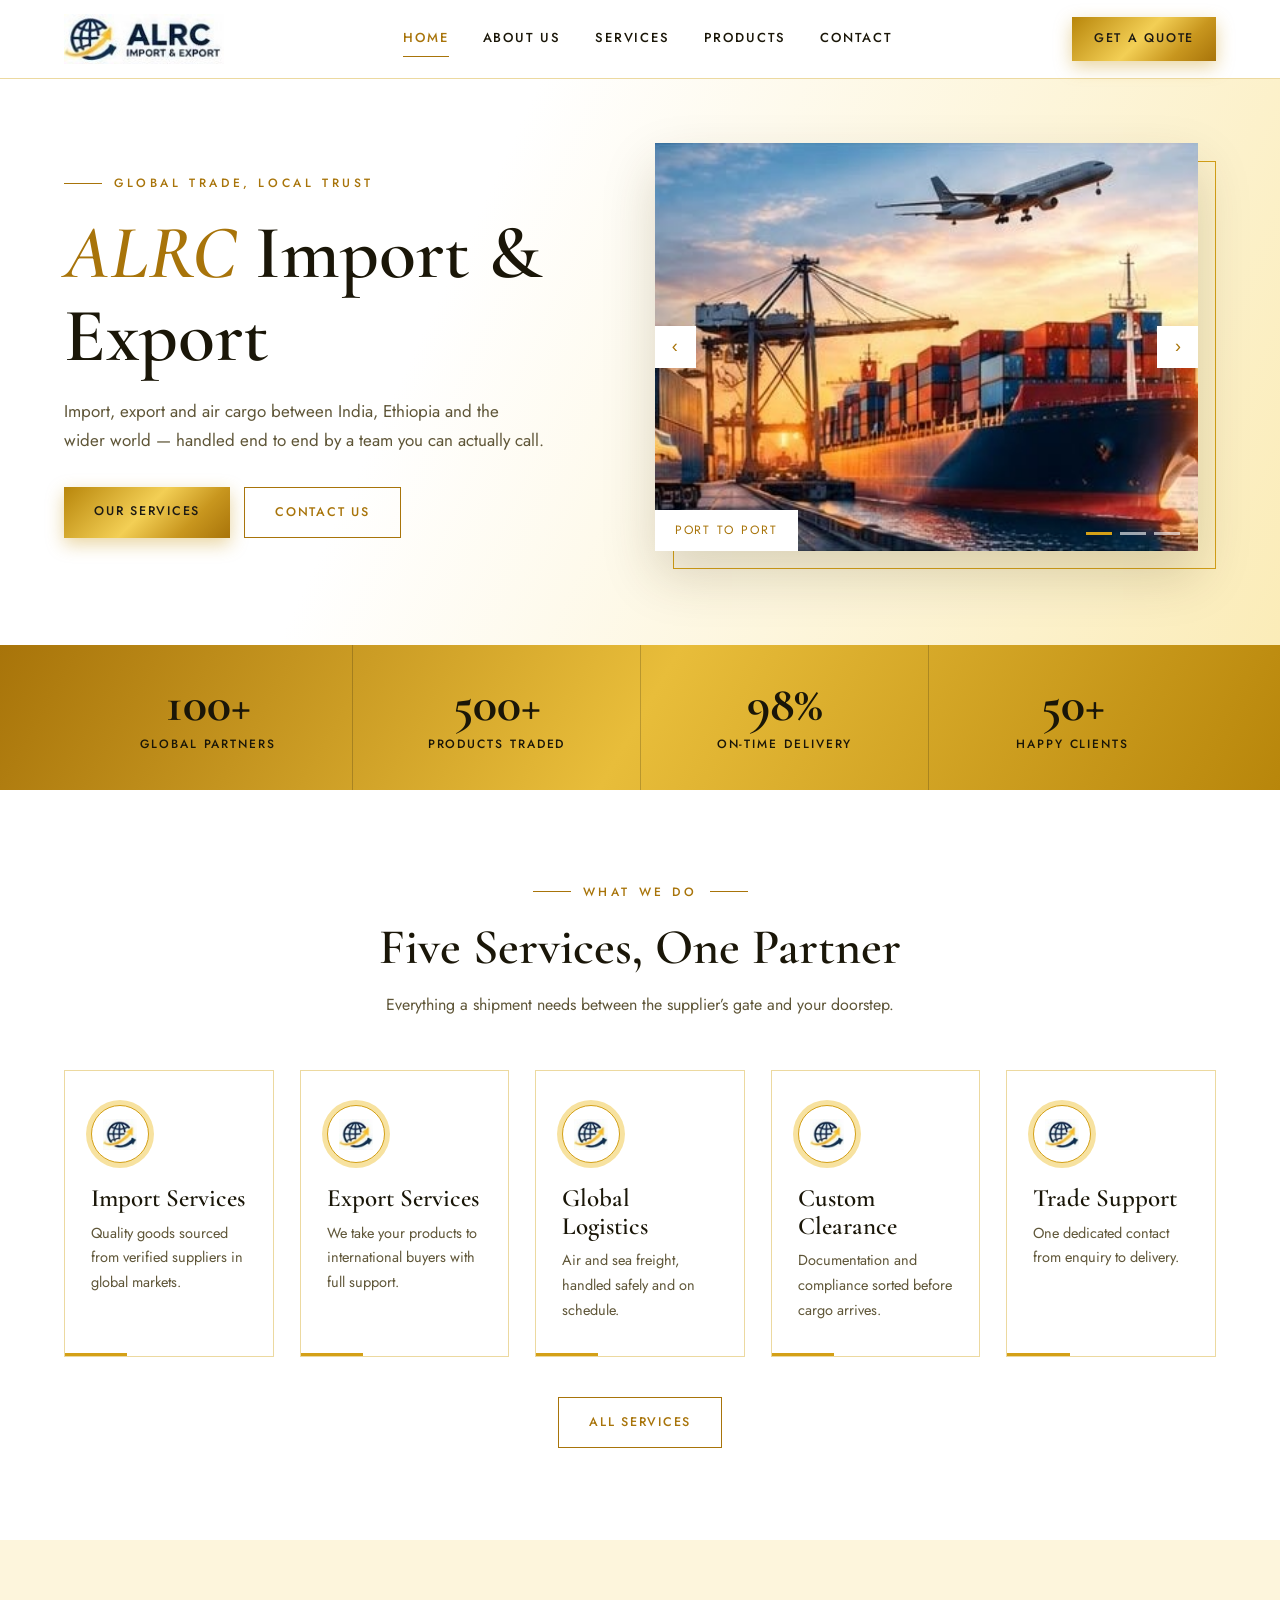
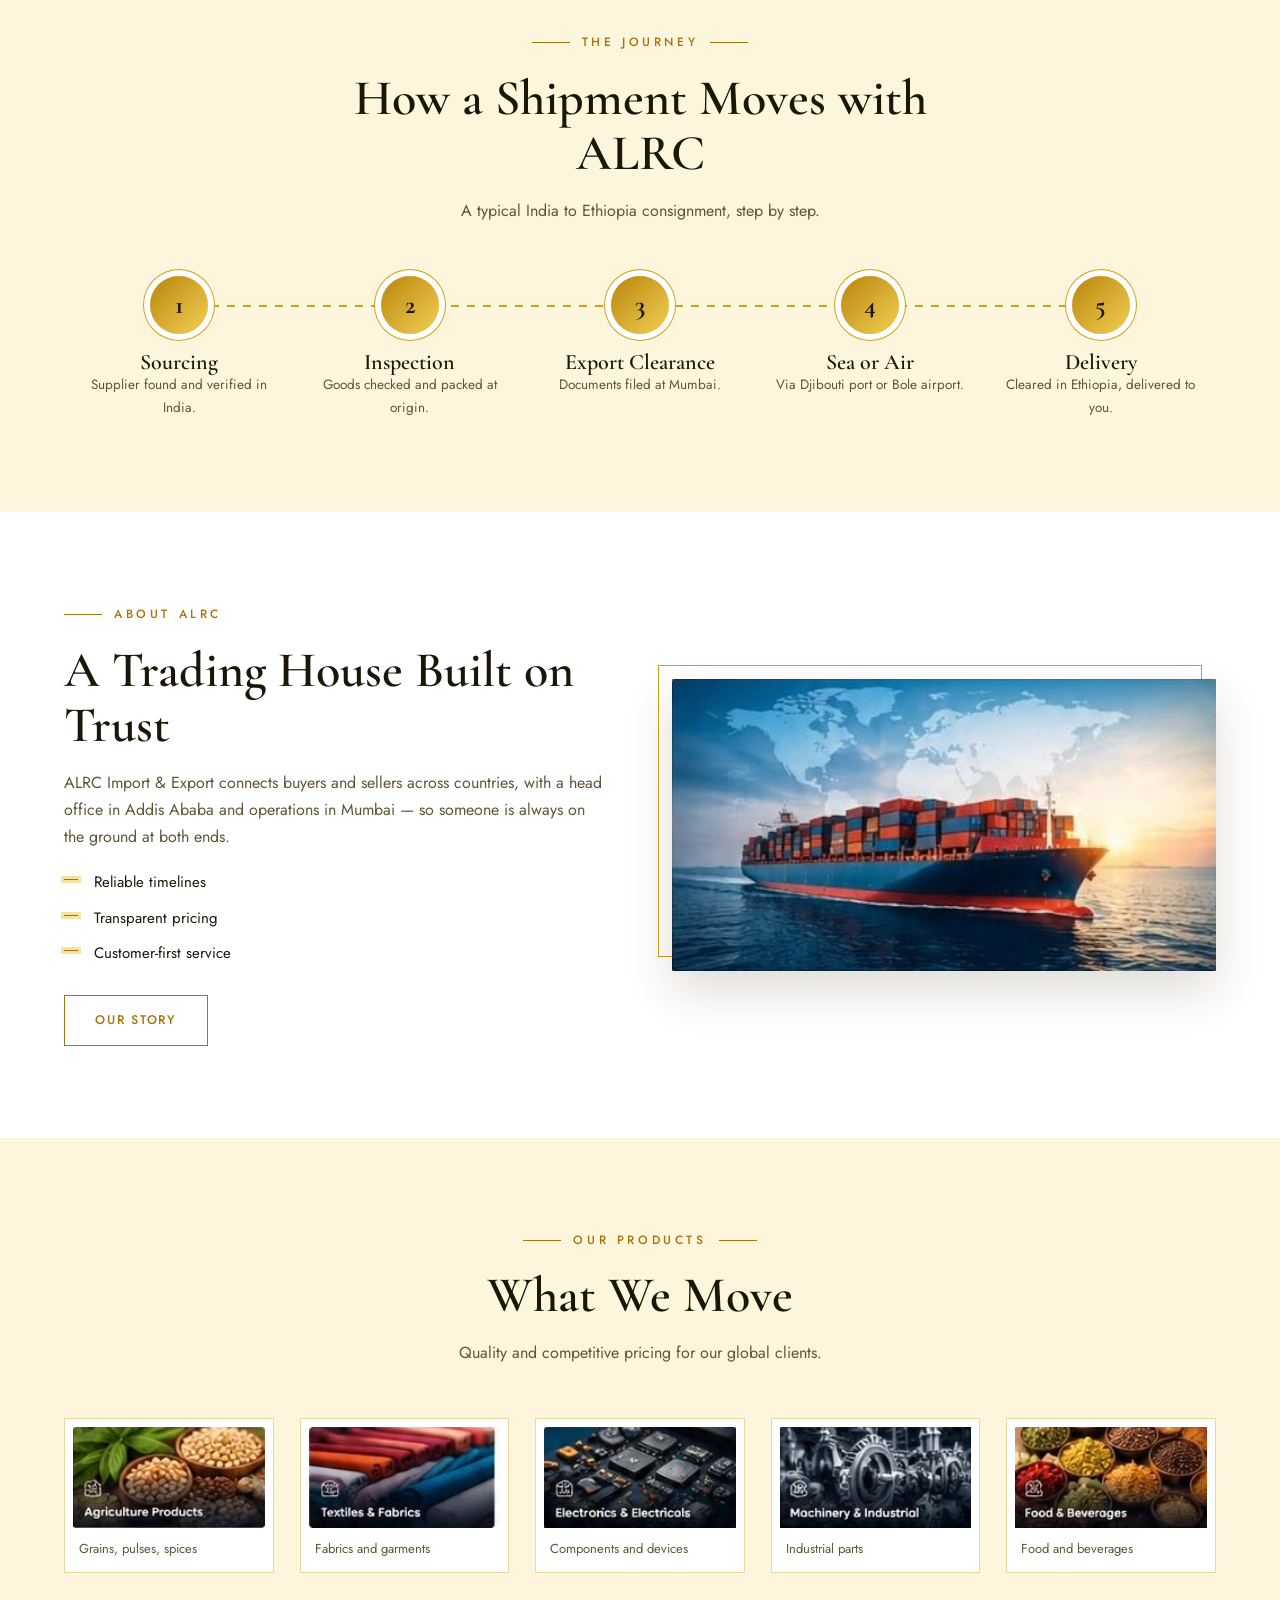
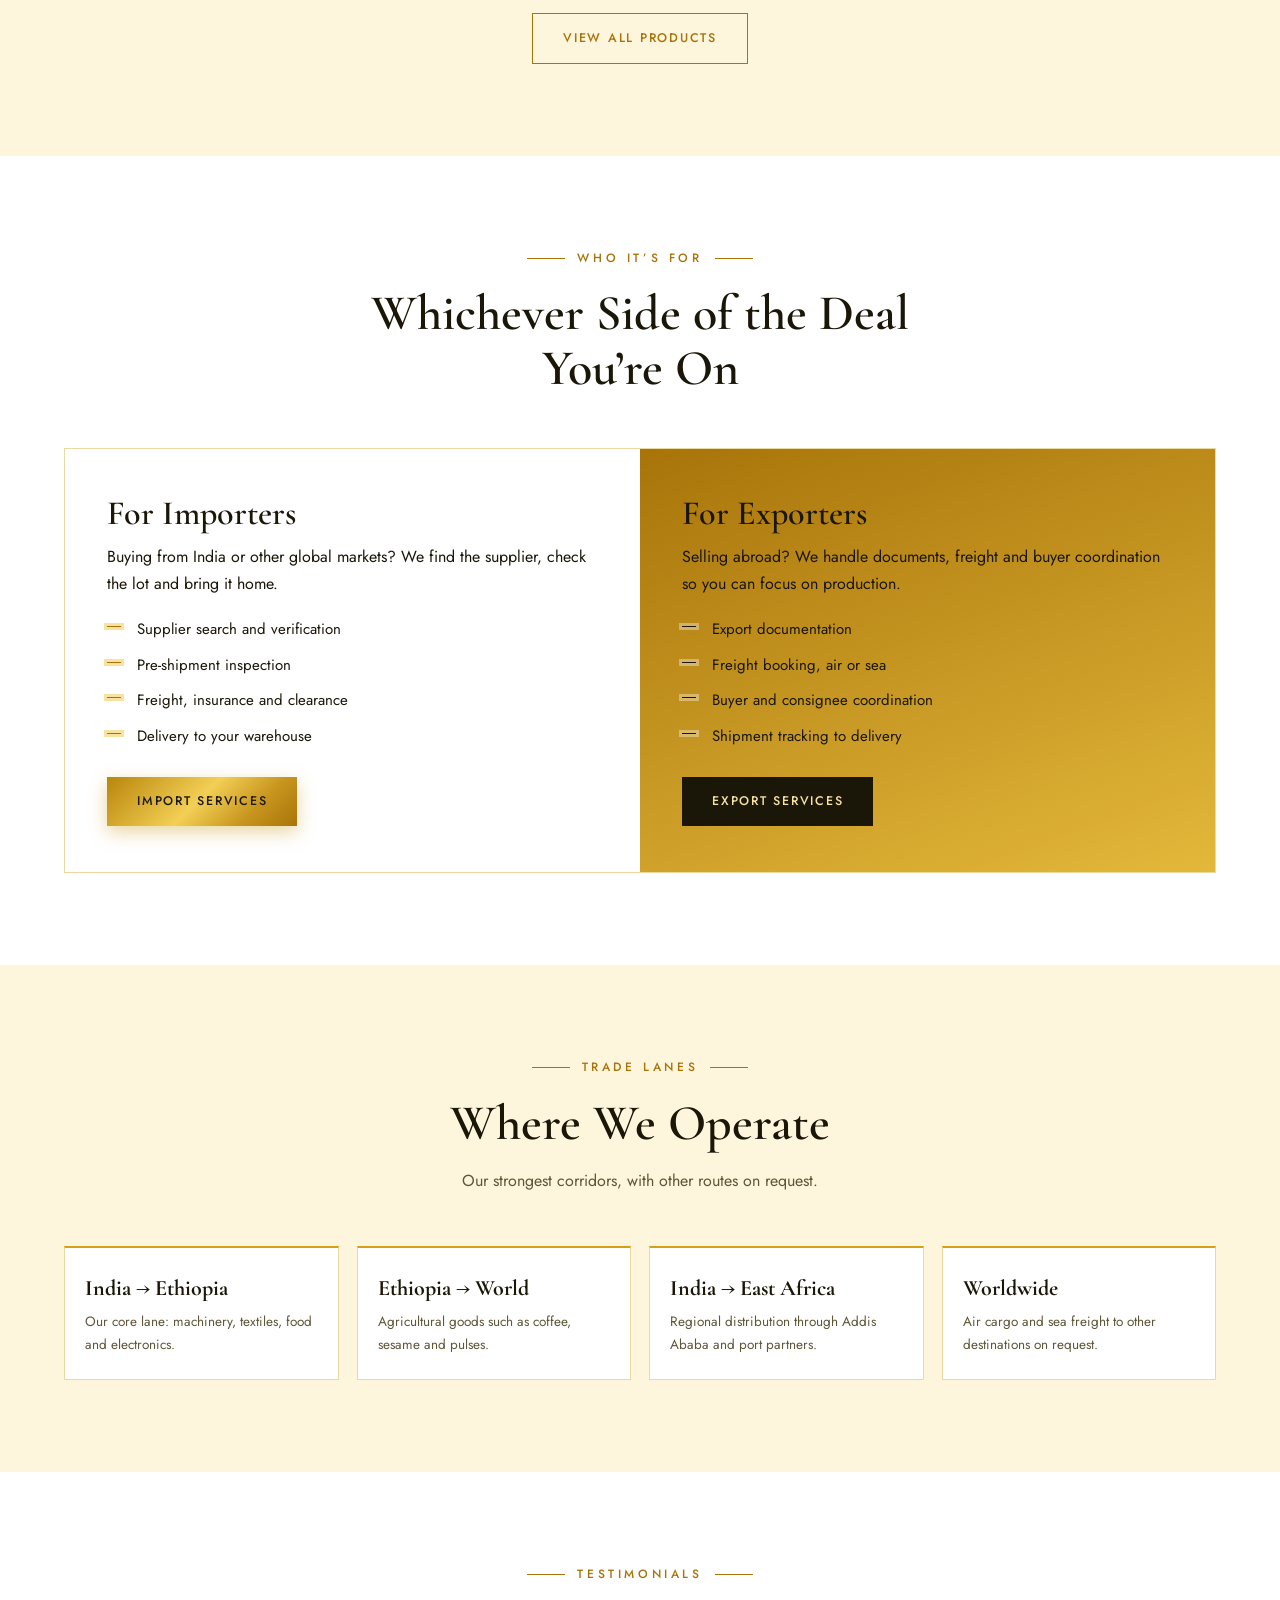
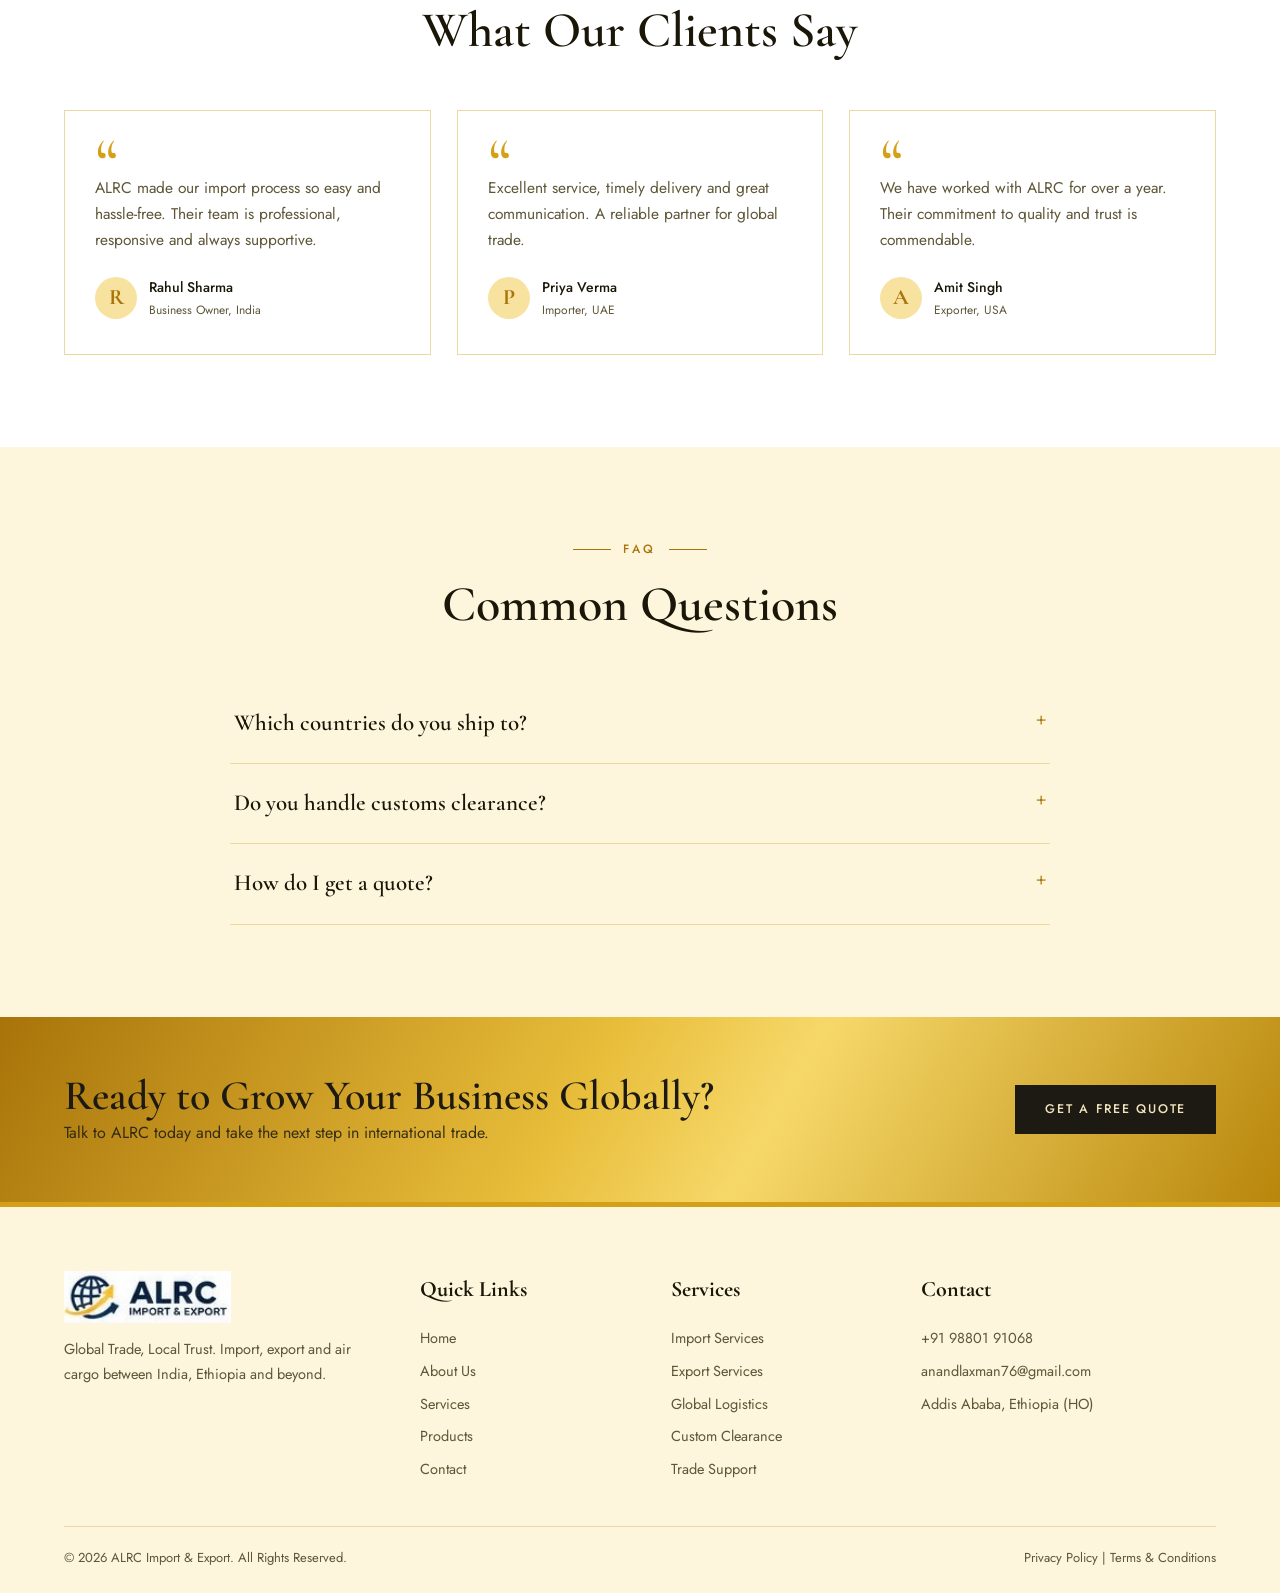
<file: index.html>
<!DOCTYPE html><html lang="en"><head><meta charset="utf-8"><meta name="viewport" content="width=device-width, initial-scale=1, viewport-fit=cover"><title>Home | ALRC Import &amp; Export</title>
<link rel="stylesheet" href="https://fonts.googleapis.com/css2?family=Cormorant+Garamond:ital,wght@0,500;0,600;0,700;1,600&family=Jost:wght@400;500;600&display=swap"><link rel="stylesheet" href="assets/style.css"></head><body>
<header><div class="w nav"><a href="index.html" class="logo"><img src="img/logo.jpg" alt="ALRC Import &amp; Export"></a><nav id="nv"><a href="index.html" class="on">Home</a><a href="about.html">About Us</a><a href="services.html">Services</a><a href="products.html">Products</a><a href="contact.html">Contact</a></nav><a href="contact.html" class="btn sm">Get a Quote</a><button class="burger" id="bg" aria-label="Menu">&#9776;</button></div></header>
<main><section class="hero"><div class="w"><div><span class="eyebrow">Global Trade, Local Trust</span><h1><em>ALRC</em> Import &amp; Export</h1><p class="lead">Import, export and air cargo between India, Ethiopia and the wider world — handled end to end by a team you can actually call.</p><div class="bt"><a href="services.html" class="btn">Our Services</a><a href="contact.html" class="btn l">Contact Us</a></div></div><div class="sl"><div class="sv" id="sv"><figure class="sd on"><img src="img/port.jpg" alt="Port to port"><figcaption>Port to port</figcaption></figure><figure class="sd"><img src="img/ship.jpg" alt="Sea freight"><figcaption>Sea freight</figcaption></figure><figure class="sd"><img src="img/cargo.jpg" alt="Air & road cargo"><figcaption>Air & road cargo</figcaption></figure><button class="ar p" aria-label="Previous">&#8249;</button><button class="ar n" aria-label="Next">&#8250;</button><div class="dots"></div></div></div></div></section><div class="strip"><div class="w"><div class="stat rv"><b data-n="100" data-s="+">0</b><span>Global Partners</span></div><div class="stat rv"><b data-n="500" data-s="+">0</b><span>Products Traded</span></div><div class="stat rv"><b data-n="98" data-s="%">0</b><span>On-Time Delivery</span></div><div class="stat rv"><b data-n="50" data-s="+">0</b><span>Happy Clients</span></div></div></div><section class="sec "><div class="w"><div class="hd rv"><span class="eyebrow">What We Do</span><h2 class="h">Five Services, One Partner</h2><p class="mut">Everything a shipment needs between the supplier’s gate and your doorstep.</p></div><div class="grid g5"><div class="card rv" style="transition-delay:0.0s"><span class="mk"><img src="img/mark.jpg" alt=""></span><h3>Import Services</h3><p>Quality goods sourced from verified suppliers in global markets.</p></div><div class="card rv" style="transition-delay:0.08s"><span class="mk"><img src="img/mark.jpg" alt=""></span><h3>Export Services</h3><p>We take your products to international buyers with full support.</p></div><div class="card rv" style="transition-delay:0.16s"><span class="mk"><img src="img/mark.jpg" alt=""></span><h3>Global Logistics</h3><p>Air and sea freight, handled safely and on schedule.</p></div><div class="card rv" style="transition-delay:0.24s"><span class="mk"><img src="img/mark.jpg" alt=""></span><h3>Custom Clearance</h3><p>Documentation and compliance sorted before cargo arrives.</p></div><div class="card rv" style="transition-delay:0.32s"><span class="mk"><img src="img/mark.jpg" alt=""></span><h3>Trade Support</h3><p>One dedicated contact from enquiry to delivery.</p></div></div><div style="text-align:center;margin-top:40px"><a href="services.html" class="btn l">All Services</a></div></div></section><section class="sec iv"><div class="w"><div class="hd rv"><span class="eyebrow">The Journey</span><h2 class="h">How a Shipment Moves with ALRC</h2><p class="mut">A typical India to Ethiopia consignment, step by step.</p></div><div class="lane"><div class="ln rv" style="transition-delay:0.0s"><i>1</i><h3>Sourcing</h3><p>Supplier found and verified in India.</p></div><div class="ln rv" style="transition-delay:0.1s"><i>2</i><h3>Inspection</h3><p>Goods checked and packed at origin.</p></div><div class="ln rv" style="transition-delay:0.2s"><i>3</i><h3>Export Clearance</h3><p>Documents filed at Mumbai.</p></div><div class="ln rv" style="transition-delay:0.30000000000000004s"><i>4</i><h3>Sea or Air</h3><p>Via Djibouti port or Bole airport.</p></div><div class="ln rv" style="transition-delay:0.4s"><i>5</i><h3>Delivery</h3><p>Cleared in Ethiopia, delivered to you.</p></div></div></div></section><section class="sec "><div class="w"><div class="grid g2"><div class="rv"><span class="eyebrow">About ALRC</span><h2 class="h">A Trading House Built on Trust</h2><p class="mut">ALRC Import &amp; Export connects buyers and sellers across countries, with a head office in Addis Ababa and operations in Mumbai — so someone is always on the ground at both ends.</p><ul class="chk"><li>Reliable timelines</li><li>Transparent pricing</li><li>Customer-first service</li></ul><a href="about.html" class="btn l">Our Story</a></div><div class="pic rv"><img src="img/ship.jpg" alt="A Trading House Built on Trust"></div></div></div></section><section class="sec iv"><div class="w"><div class="hd rv"><span class="eyebrow">Our Products</span><h2 class="h">What We Move</h2><p class="mut">Quality and competitive pricing for our global clients.</p></div><div class="grid g5"><a href="products.html" class="prod rv" style="transition-delay:0.0s"><img src="img/product1.jpg" alt="Agriculture"><p>Grains, pulses, spices</p></a><a href="products.html" class="prod rv" style="transition-delay:0.08s"><img src="img/product2.jpg" alt="Textiles & Fabrics"><p>Fabrics and garments</p></a><a href="products.html" class="prod rv" style="transition-delay:0.16s"><img src="img/product3.jpg" alt="Electronics"><p>Components and devices</p></a><a href="products.html" class="prod rv" style="transition-delay:0.24s"><img src="img/product4.jpg" alt="Machinery"><p>Industrial parts</p></a><a href="products.html" class="prod rv" style="transition-delay:0.32s"><img src="img/product5.jpg" alt="Food & Beverages"><p>Food and beverages</p></a></div><div style="text-align:center;margin-top:40px"><a href="products.html" class="btn l">View All Products</a></div></div></section><section class="sec "><div class="w"><div class="hd rv"><span class="eyebrow">Who It’s For</span><h2 class="h">Whichever Side of the Deal You’re On</h2><p class="mut"></p></div><div class="twin"><div class="tw rv"><h3>For Importers</h3><p>Buying from India or other global markets? We find the supplier, check the lot and bring it home.</p><ul class="chk"><li>Supplier search and verification</li><li>Pre-shipment inspection</li><li>Freight, insurance and clearance</li><li>Delivery to your warehouse</li></ul><a href="services.html" class="btn">Import Services</a></div><div class="tw rv"><h3>For Exporters</h3><p>Selling abroad? We handle documents, freight and buyer coordination so you can focus on production.</p><ul class="chk"><li>Export documentation</li><li>Freight booking, air or sea</li><li>Buyer and consignee coordination</li><li>Shipment tracking to delivery</li></ul><a href="services.html" class="btn">Export Services</a></div></div></div></section><section class="sec iv"><div class="w"><div class="hd rv"><span class="eyebrow">Trade Lanes</span><h2 class="h">Where We Operate</h2><p class="mut">Our strongest corridors, with other routes on request.</p></div><div class="grid g4" style="gap:18px"><div class="doc rv"><h4>India → Ethiopia</h4><p>Our core lane: machinery, textiles, food and electronics.</p></div><div class="doc rv"><h4>Ethiopia → World</h4><p>Agricultural goods such as coffee, sesame and pulses.</p></div><div class="doc rv"><h4>India → East Africa</h4><p>Regional distribution through Addis Ababa and port partners.</p></div><div class="doc rv"><h4>Worldwide</h4><p>Air cargo and sea freight to other destinations on request.</p></div></div></div></section><section class="sec "><div class="w"><div class="hd rv"><span class="eyebrow">Testimonials</span><h2 class="h">What Our Clients Say</h2><p class="mut"></p></div><div class="grid g3"><div class="q rv" style="transition-delay:0.0s"><div class="qm">“</div><p>ALRC made our import process so easy and hassle-free. Their team is professional, responsive and always supportive.</p><div class="who"><i>R</i><div>Rahul Sharma<small>Business Owner, India</small></div></div></div><div class="q rv" style="transition-delay:0.1s"><div class="qm">“</div><p>Excellent service, timely delivery and great communication. A reliable partner for global trade.</p><div class="who"><i>P</i><div>Priya Verma<small>Importer, UAE</small></div></div></div><div class="q rv" style="transition-delay:0.2s"><div class="qm">“</div><p>We have worked with ALRC for over a year. Their commitment to quality and trust is commendable.</p><div class="who"><i>A</i><div>Amit Singh<small>Exporter, USA</small></div></div></div></div></div></section><section class="sec iv"><div class="w"><div class="hd rv"><span class="eyebrow">FAQ</span><h2 class="h">Common Questions</h2><p class="mut"></p></div><div style="max-width:820px;margin:auto" class="rv"><details><summary>Which countries do you ship to?</summary><p>We ship worldwide, with a strong focus on India–Ethiopia and wider Africa trade lanes.</p></details><details><summary>Do you handle customs clearance?</summary><p>Yes. We prepare documents and manage compliance so your cargo clears without delays.</p></details><details><summary>How do I get a quote?</summary><p>Send your product details through the contact form or WhatsApp. We reply with clear pricing.</p></details></div></div></section><section class="cta"><div class="w"><div><h3>Ready to Grow Your Business Globally?</h3><p>Talk to ALRC today and take the next step in international trade.</p></div><a href="contact.html" class="btn">Get a Free Quote</a></div></section></main><footer><div class="w"><div class="grid"><div><img src="img/logo.jpg" alt="ALRC Import &amp; Export" style="height:52px;margin-bottom:14px"><p>Global Trade, Local Trust. Import, export and air cargo between India, Ethiopia and beyond.</p></div><div><h4>Quick Links</h4><a href="index.html">Home</a><a href="about.html">About Us</a><a href="services.html">Services</a><a href="products.html">Products</a><a href="contact.html">Contact</a></div><div><h4>Services</h4><a href="services.html">Import Services</a><a href="services.html">Export Services</a><a href="services.html">Global Logistics</a><a href="services.html">Custom Clearance</a><a href="services.html">Trade Support</a></div><div><h4>Contact</h4><a href="tel:+919880191068">+91 98801 91068</a><a href="mailto:anandlaxman76@gmail.com">anandlaxman76@gmail.com</a><a href="contact.html">Addis Ababa, Ethiopia (HO)</a></div></div><div class="copy"><span>© 2026 ALRC Import &amp; Export. All Rights Reserved.</span><span>Privacy Policy | Terms &amp; Conditions</span></div></div></footer><a class="wa" href="https://wa.me/919880191068?text=Hello%20ALRC%2C%20I%20want%20to%20enquire%20about%20import%20%2F%20export." target="_blank" rel="noopener" aria-label="Chat on WhatsApp"><svg viewBox="0 0 32 32" fill="currentColor"><path d="M16.04 3C9.4 3 4 8.38 4 15.02c0 2.12.55 4.18 1.6 6L4 28l7.17-1.88a12.03 12.03 0 0 0 4.87 1.02h.01C22.68 27.14 28 21.76 28 15.12 28 11.9 26.75 8.9 24.5 6.6A11.9 11.9 0 0 0 16.04 3Zm0 21.9h-.01a10 10 0 0 1-5.1-1.4l-.36-.22-4.25 1.12 1.13-4.14-.24-.38a9.97 9.97 0 0 1-1.53-5.3c0-5.5 4.5-9.98 10.04-9.98 2.68 0 5.2 1.04 7.1 2.94a9.9 9.9 0 0 1 2.93 7.05c0 5.5-4.5 9.99-10.04 9.99Zm5.5-7.48c-.3-.15-1.78-.88-2.06-.98-.27-.1-.47-.15-.67.15-.2.3-.77.98-.95 1.18-.17.2-.35.22-.65.07-.3-.15-1.27-.47-2.42-1.5-.9-.8-1.5-1.78-1.67-2.08-.17-.3-.02-.46.13-.6.14-.14.3-.35.45-.52.15-.18.2-.3.3-.5.1-.2.05-.37-.02-.52-.08-.15-.67-1.62-.92-2.22-.24-.58-.49-.5-.67-.5l-.57-.01c-.2 0-.52.07-.8.37-.27.3-1.04 1.02-1.04 2.48 0 1.46 1.07 2.88 1.22 3.08.15.2 2.1 3.2 5.08 4.48.71.3 1.26.49 1.7.63.71.23 1.36.2 1.87.12.57-.08 1.78-.73 2.03-1.43.25-.7.25-1.3.17-1.43-.07-.13-.27-.2-.57-.35Z"/></svg></a><script src="assets/main.js"></script></body></html>
</file>
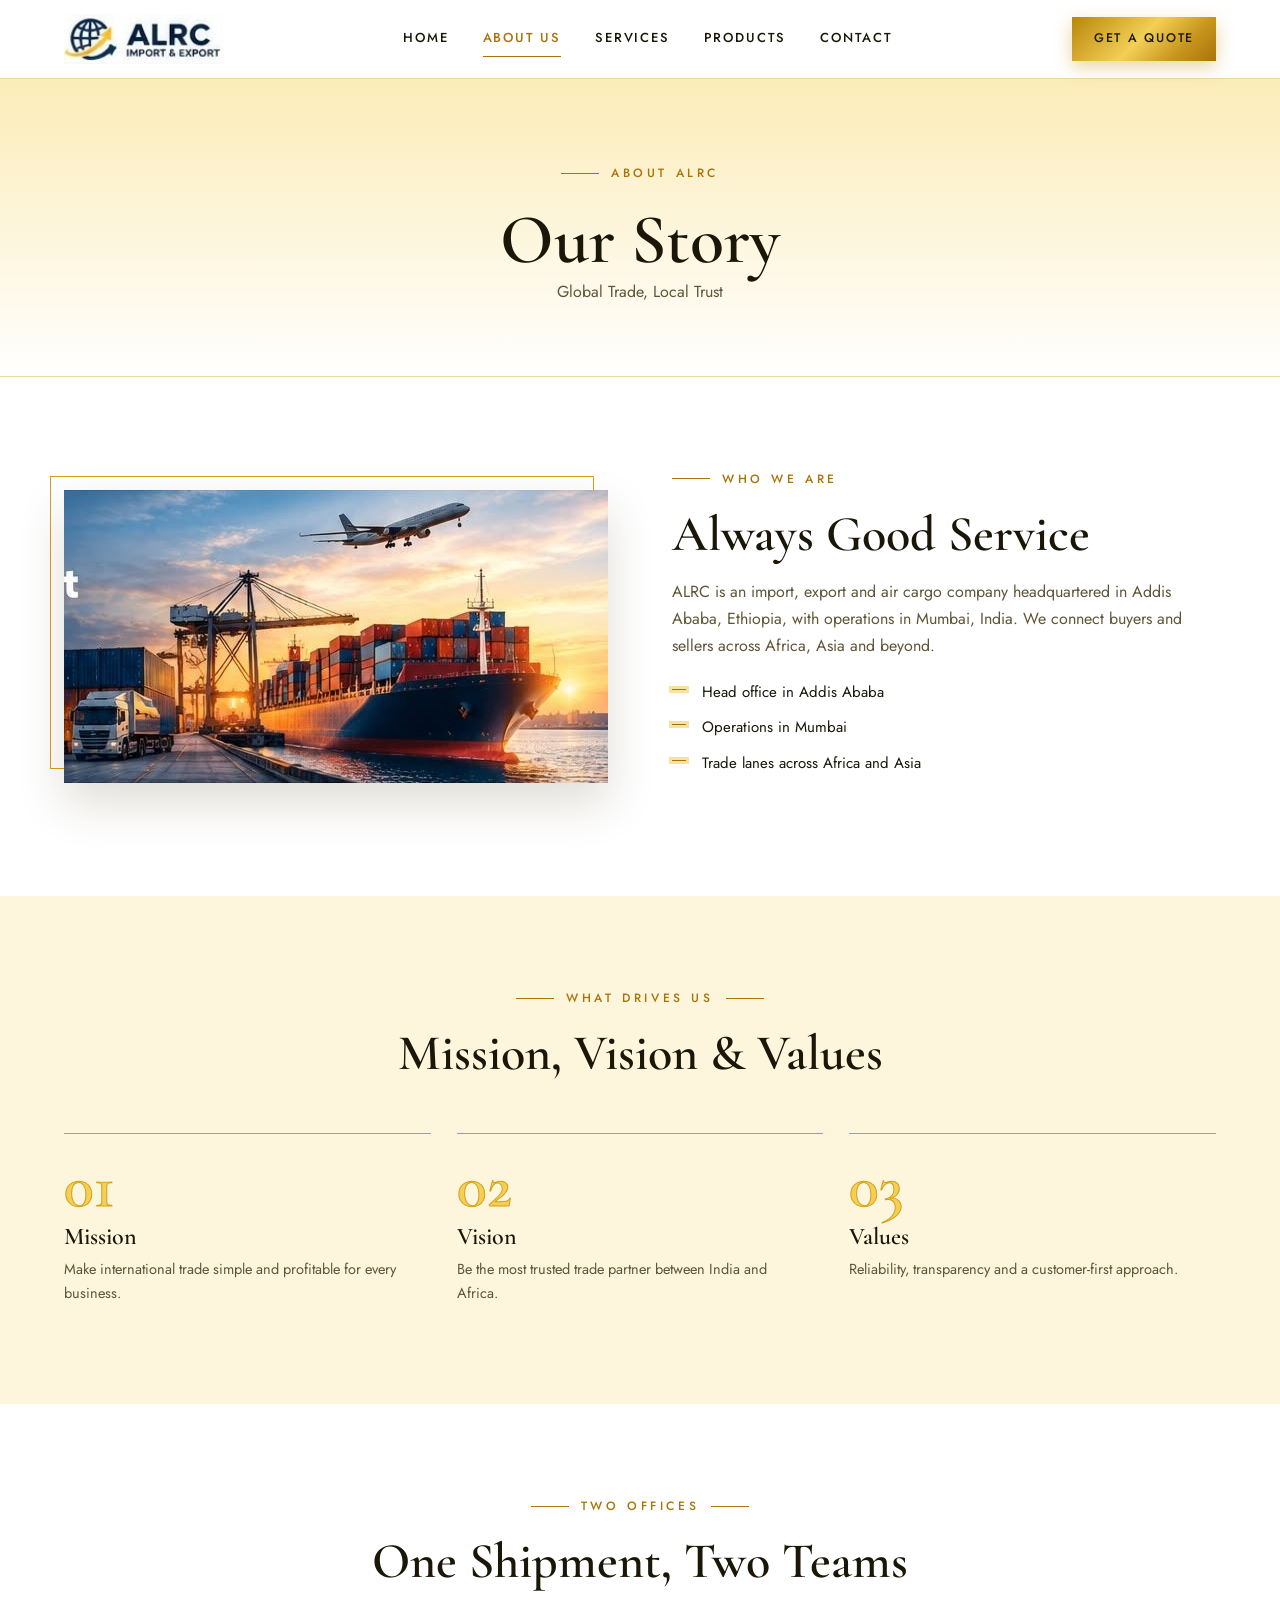
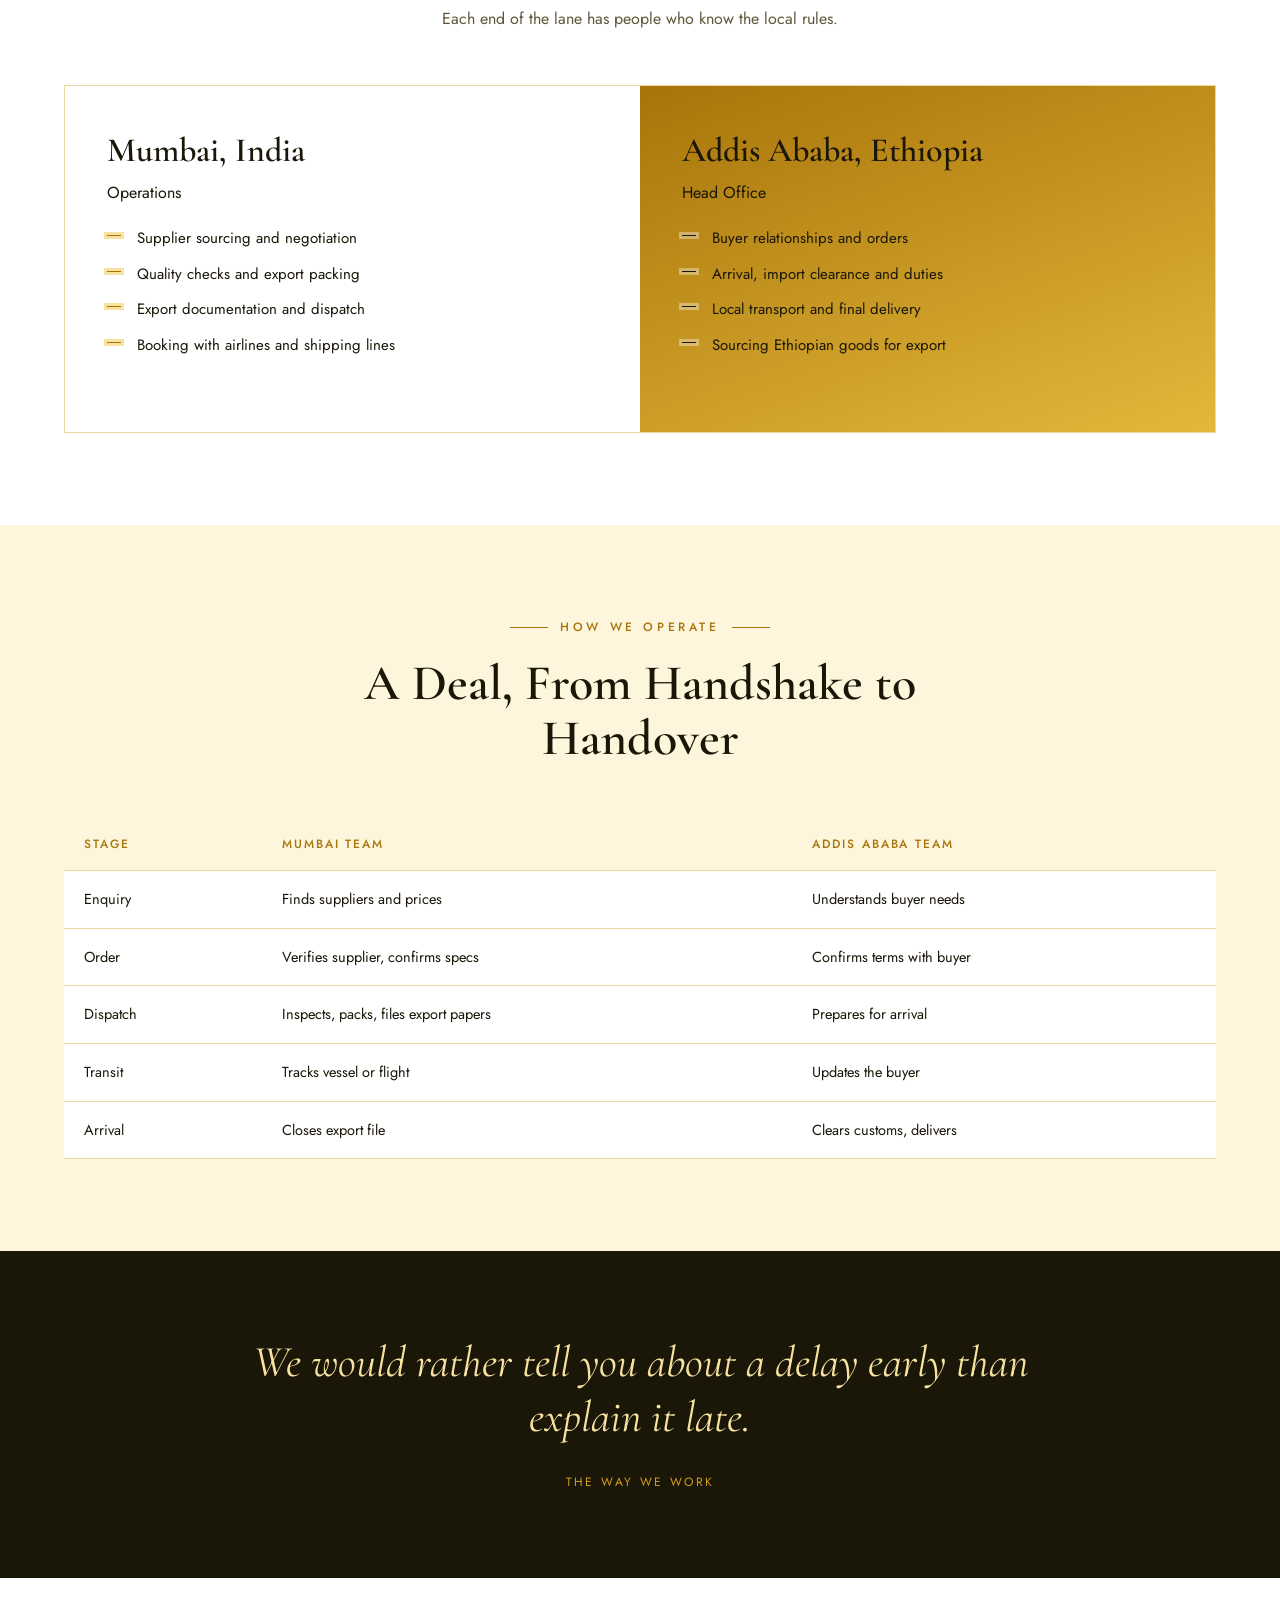
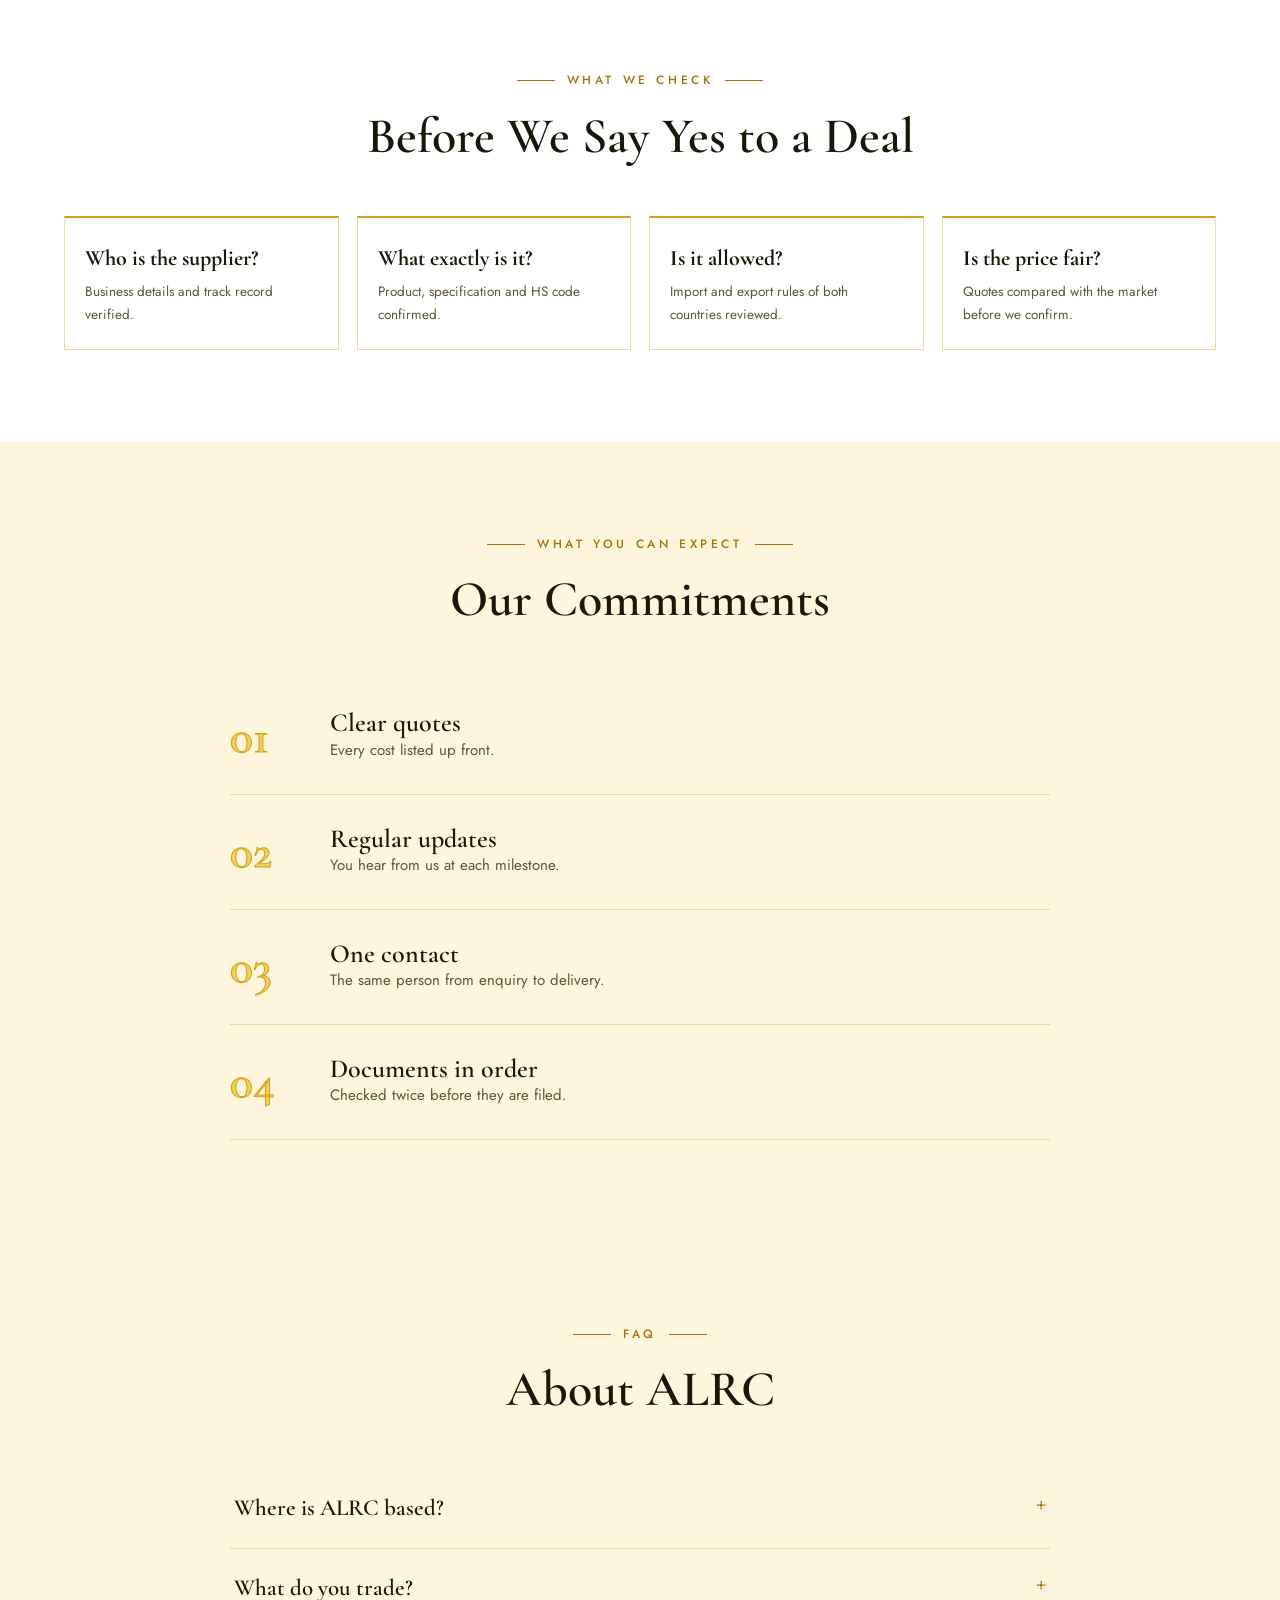
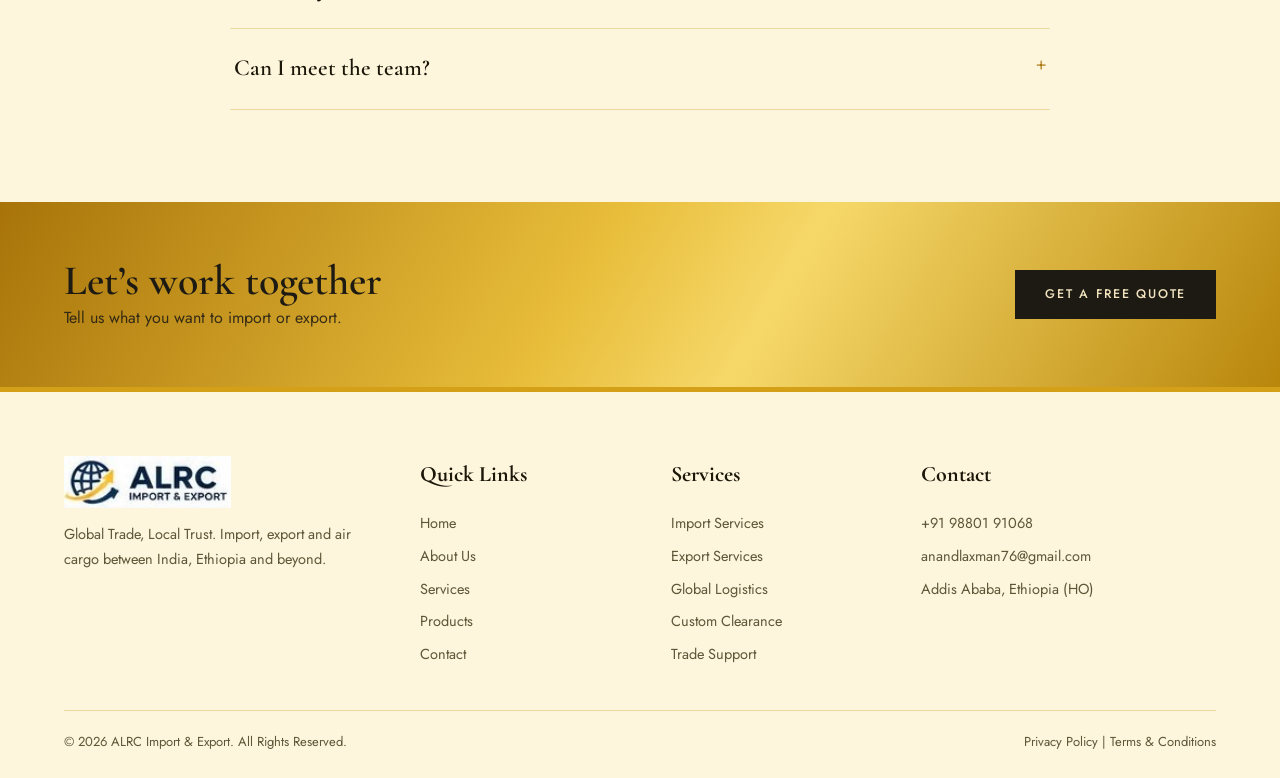
<file: about.html>
<!DOCTYPE html><html lang="en"><head><meta charset="utf-8"><meta name="viewport" content="width=device-width, initial-scale=1, viewport-fit=cover"><title>About Us | ALRC Import &amp; Export</title>
<link rel="stylesheet" href="https://fonts.googleapis.com/css2?family=Cormorant+Garamond:ital,wght@0,500;0,600;0,700;1,600&family=Jost:wght@400;500;600&display=swap"><link rel="stylesheet" href="assets/style.css"></head><body>
<header><div class="w nav"><a href="index.html" class="logo"><img src="img/logo.jpg" alt="ALRC Import &amp; Export"></a><nav id="nv"><a href="index.html">Home</a><a href="about.html" class="on">About Us</a><a href="services.html">Services</a><a href="products.html">Products</a><a href="contact.html">Contact</a></nav><a href="contact.html" class="btn sm">Get a Quote</a><button class="burger" id="bg" aria-label="Menu">&#9776;</button></div></header>
<main><section class="ph"><span class="eyebrow">About ALRC</span><h1>Our Story</h1><p>Global Trade, Local Trust</p></section><section class="sec "><div class="w"><div class="grid g2"><div class="pic rv"><img src="img/port.jpg" alt="Always Good Service"></div><div class="rv"><span class="eyebrow">Who We Are</span><h2 class="h">Always Good Service</h2><p class="mut">ALRC is an import, export and air cargo company headquartered in Addis Ababa, Ethiopia, with operations in Mumbai, India. We connect buyers and sellers across Africa, Asia and beyond.</p><ul class="chk"><li>Head office in Addis Ababa</li><li>Operations in Mumbai</li><li>Trade lanes across Africa and Asia</li></ul></div></div></div></section><section class="sec iv"><div class="w"><div class="hd rv"><span class="eyebrow">What Drives Us</span><h2 class="h">Mission, Vision &amp; Values</h2><p class="mut"></p></div><div class="grid g3"><div class="step rv" style="transition-delay:0.0s"><div class="num">01</div><h3>Mission</h3><p>Make international trade simple and profitable for every business.</p></div><div class="step rv" style="transition-delay:0.08s"><div class="num">02</div><h3>Vision</h3><p>Be the most trusted trade partner between India and Africa.</p></div><div class="step rv" style="transition-delay:0.16s"><div class="num">03</div><h3>Values</h3><p>Reliability, transparency and a customer-first approach.</p></div></div></div></section><section class="sec "><div class="w"><div class="hd rv"><span class="eyebrow">Two Offices</span><h2 class="h">One Shipment, Two Teams</h2><p class="mut">Each end of the lane has people who know the local rules.</p></div><div class="twin"><div class="tw rv"><h3>Mumbai, India</h3><p>Operations</p><ul class="chk"><li>Supplier sourcing and negotiation</li><li>Quality checks and export packing</li><li>Export documentation and dispatch</li><li>Booking with airlines and shipping lines</li></ul></div><div class="tw rv"><h3>Addis Ababa, Ethiopia</h3><p>Head Office</p><ul class="chk"><li>Buyer relationships and orders</li><li>Arrival, import clearance and duties</li><li>Local transport and final delivery</li><li>Sourcing Ethiopian goods for export</li></ul></div></div></div></section><section class="sec iv"><div class="w"><div class="hd rv"><span class="eyebrow">How We Operate</span><h2 class="h">A Deal, From Handshake to Handover</h2><p class="mut"></p></div><div class="rv" style="overflow-x:auto"><table class="tbl"><tr><th>Stage</th><th>Mumbai team</th><th>Addis Ababa team</th></tr><tr><td>Enquiry</td><td>Finds suppliers and prices</td><td>Understands buyer needs</td></tr><tr><td>Order</td><td>Verifies supplier, confirms specs</td><td>Confirms terms with buyer</td></tr><tr><td>Dispatch</td><td>Inspects, packs, files export papers</td><td>Prepares for arrival</td></tr><tr><td>Transit</td><td>Tracks vessel or flight</td><td>Updates the buyer</td></tr><tr><td>Arrival</td><td>Closes export file</td><td>Clears customs, delivers</td></tr></table></div></div></section><section class="band"><div class="w rv"><q>We would rather tell you about a delay early than explain it late.</q><span>The way we work</span></div></section><section class="sec "><div class="w"><div class="hd rv"><span class="eyebrow">What We Check</span><h2 class="h">Before We Say Yes to a Deal</h2><p class="mut"></p></div><div class="grid g4" style="gap:18px"><div class="doc rv"><h4>Who is the supplier?</h4><p>Business details and track record verified.</p></div><div class="doc rv"><h4>What exactly is it?</h4><p>Product, specification and HS code confirmed.</p></div><div class="doc rv"><h4>Is it allowed?</h4><p>Import and export rules of both countries reviewed.</p></div><div class="doc rv"><h4>Is the price fair?</h4><p>Quotes compared with the market before we confirm.</p></div></div></div></section><section class="sec iv"><div class="w"><div class="hd rv"><span class="eyebrow">What You Can Expect</span><h2 class="h">Our Commitments</h2><p class="mut"></p></div><div style="max-width:820px;margin:auto" class="rv"><div class="row" style="grid-template-columns:70px 1fr"><div class="num" style="font-size:48px;margin:0">01</div><div><h3 style="font-size:26px">Clear quotes</h3><p>Every cost listed up front.</p></div></div><div class="row" style="grid-template-columns:70px 1fr"><div class="num" style="font-size:48px;margin:0">02</div><div><h3 style="font-size:26px">Regular updates</h3><p>You hear from us at each milestone.</p></div></div><div class="row" style="grid-template-columns:70px 1fr"><div class="num" style="font-size:48px;margin:0">03</div><div><h3 style="font-size:26px">One contact</h3><p>The same person from enquiry to delivery.</p></div></div><div class="row" style="grid-template-columns:70px 1fr"><div class="num" style="font-size:48px;margin:0">04</div><div><h3 style="font-size:26px">Documents in order</h3><p>Checked twice before they are filed.</p></div></div></div></div></section><section class="sec iv"><div class="w"><div class="hd rv"><span class="eyebrow">FAQ</span><h2 class="h">About ALRC</h2><p class="mut"></p></div><div style="max-width:820px;margin:auto" class="rv"><details><summary>Where is ALRC based?</summary><p>Our head office is in Addis Ababa, Ethiopia, with operations in Mumbai, India.</p></details><details><summary>What do you trade?</summary><p>Agriculture, textiles, electronics, machinery and food products, plus custom sourcing.</p></details><details><summary>Can I meet the team?</summary><p>Contact us and we will arrange a call or meeting.</p></details></div></div></section><section class="cta"><div class="w"><div><h3>Let’s work together</h3><p>Tell us what you want to import or export.</p></div><a href="contact.html" class="btn">Get a Free Quote</a></div></section></main><footer><div class="w"><div class="grid"><div><img src="img/logo.jpg" alt="ALRC Import &amp; Export" style="height:52px;margin-bottom:14px"><p>Global Trade, Local Trust. Import, export and air cargo between India, Ethiopia and beyond.</p></div><div><h4>Quick Links</h4><a href="index.html">Home</a><a href="about.html">About Us</a><a href="services.html">Services</a><a href="products.html">Products</a><a href="contact.html">Contact</a></div><div><h4>Services</h4><a href="services.html">Import Services</a><a href="services.html">Export Services</a><a href="services.html">Global Logistics</a><a href="services.html">Custom Clearance</a><a href="services.html">Trade Support</a></div><div><h4>Contact</h4><a href="tel:+919880191068">+91 98801 91068</a><a href="mailto:anandlaxman76@gmail.com">anandlaxman76@gmail.com</a><a href="contact.html">Addis Ababa, Ethiopia (HO)</a></div></div><div class="copy"><span>© 2026 ALRC Import &amp; Export. All Rights Reserved.</span><span>Privacy Policy | Terms &amp; Conditions</span></div></div></footer><a class="wa" href="https://wa.me/919880191068?text=Hello%20ALRC%2C%20I%20want%20to%20enquire%20about%20import%20%2F%20export." target="_blank" rel="noopener" aria-label="Chat on WhatsApp"><svg viewBox="0 0 32 32" fill="currentColor"><path d="M16.04 3C9.4 3 4 8.38 4 15.02c0 2.12.55 4.18 1.6 6L4 28l7.17-1.88a12.03 12.03 0 0 0 4.87 1.02h.01C22.68 27.14 28 21.76 28 15.12 28 11.9 26.75 8.9 24.5 6.6A11.9 11.9 0 0 0 16.04 3Zm0 21.9h-.01a10 10 0 0 1-5.1-1.4l-.36-.22-4.25 1.12 1.13-4.14-.24-.38a9.97 9.97 0 0 1-1.53-5.3c0-5.5 4.5-9.98 10.04-9.98 2.68 0 5.2 1.04 7.1 2.94a9.9 9.9 0 0 1 2.93 7.05c0 5.5-4.5 9.99-10.04 9.99Zm5.5-7.48c-.3-.15-1.78-.88-2.06-.98-.27-.1-.47-.15-.67.15-.2.3-.77.98-.95 1.18-.17.2-.35.22-.65.07-.3-.15-1.27-.47-2.42-1.5-.9-.8-1.5-1.78-1.67-2.08-.17-.3-.02-.46.13-.6.14-.14.3-.35.45-.52.15-.18.2-.3.3-.5.1-.2.05-.37-.02-.52-.08-.15-.67-1.62-.92-2.22-.24-.58-.49-.5-.67-.5l-.57-.01c-.2 0-.52.07-.8.37-.27.3-1.04 1.02-1.04 2.48 0 1.46 1.07 2.88 1.22 3.08.15.2 2.1 3.2 5.08 4.48.71.3 1.26.49 1.7.63.71.23 1.36.2 1.87.12.57-.08 1.78-.73 2.03-1.43.25-.7.25-1.3.17-1.43-.07-.13-.27-.2-.57-.35Z"/></svg></a><script src="assets/main.js"></script></body></html>
</file>
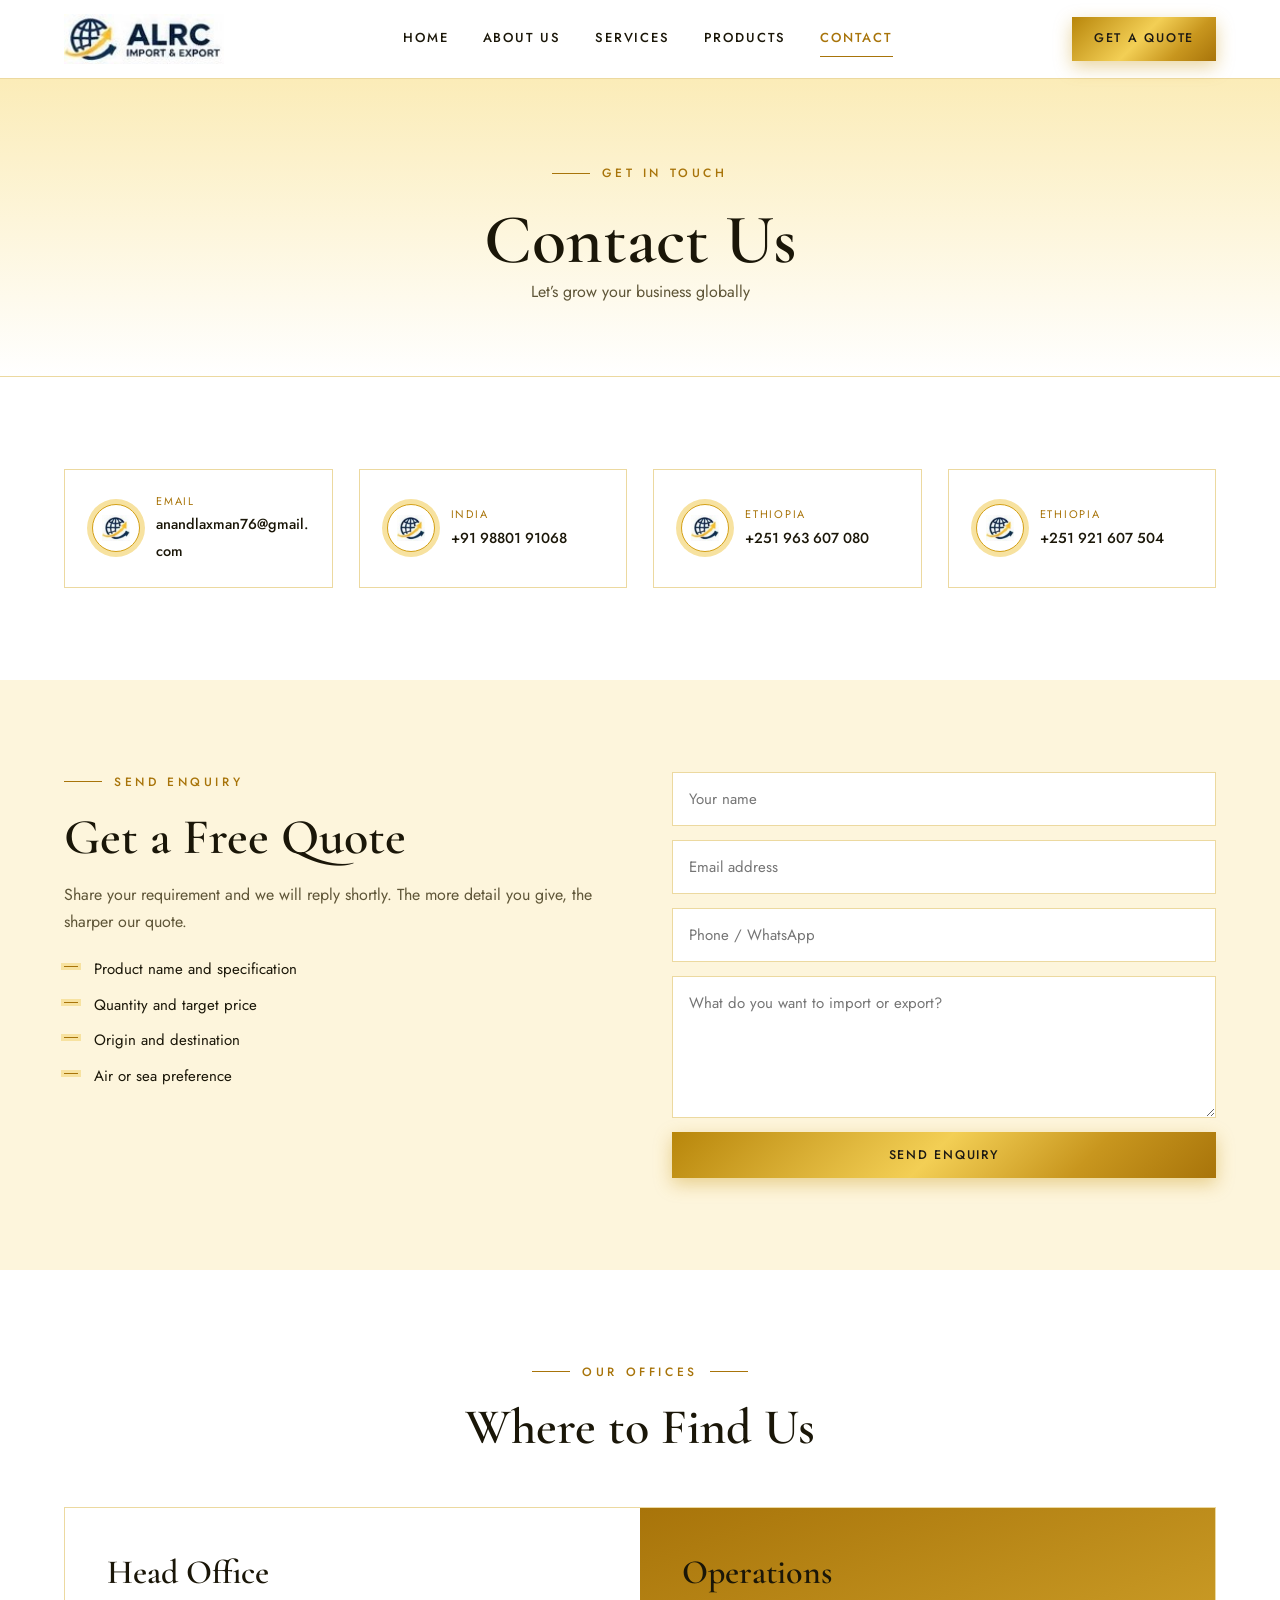
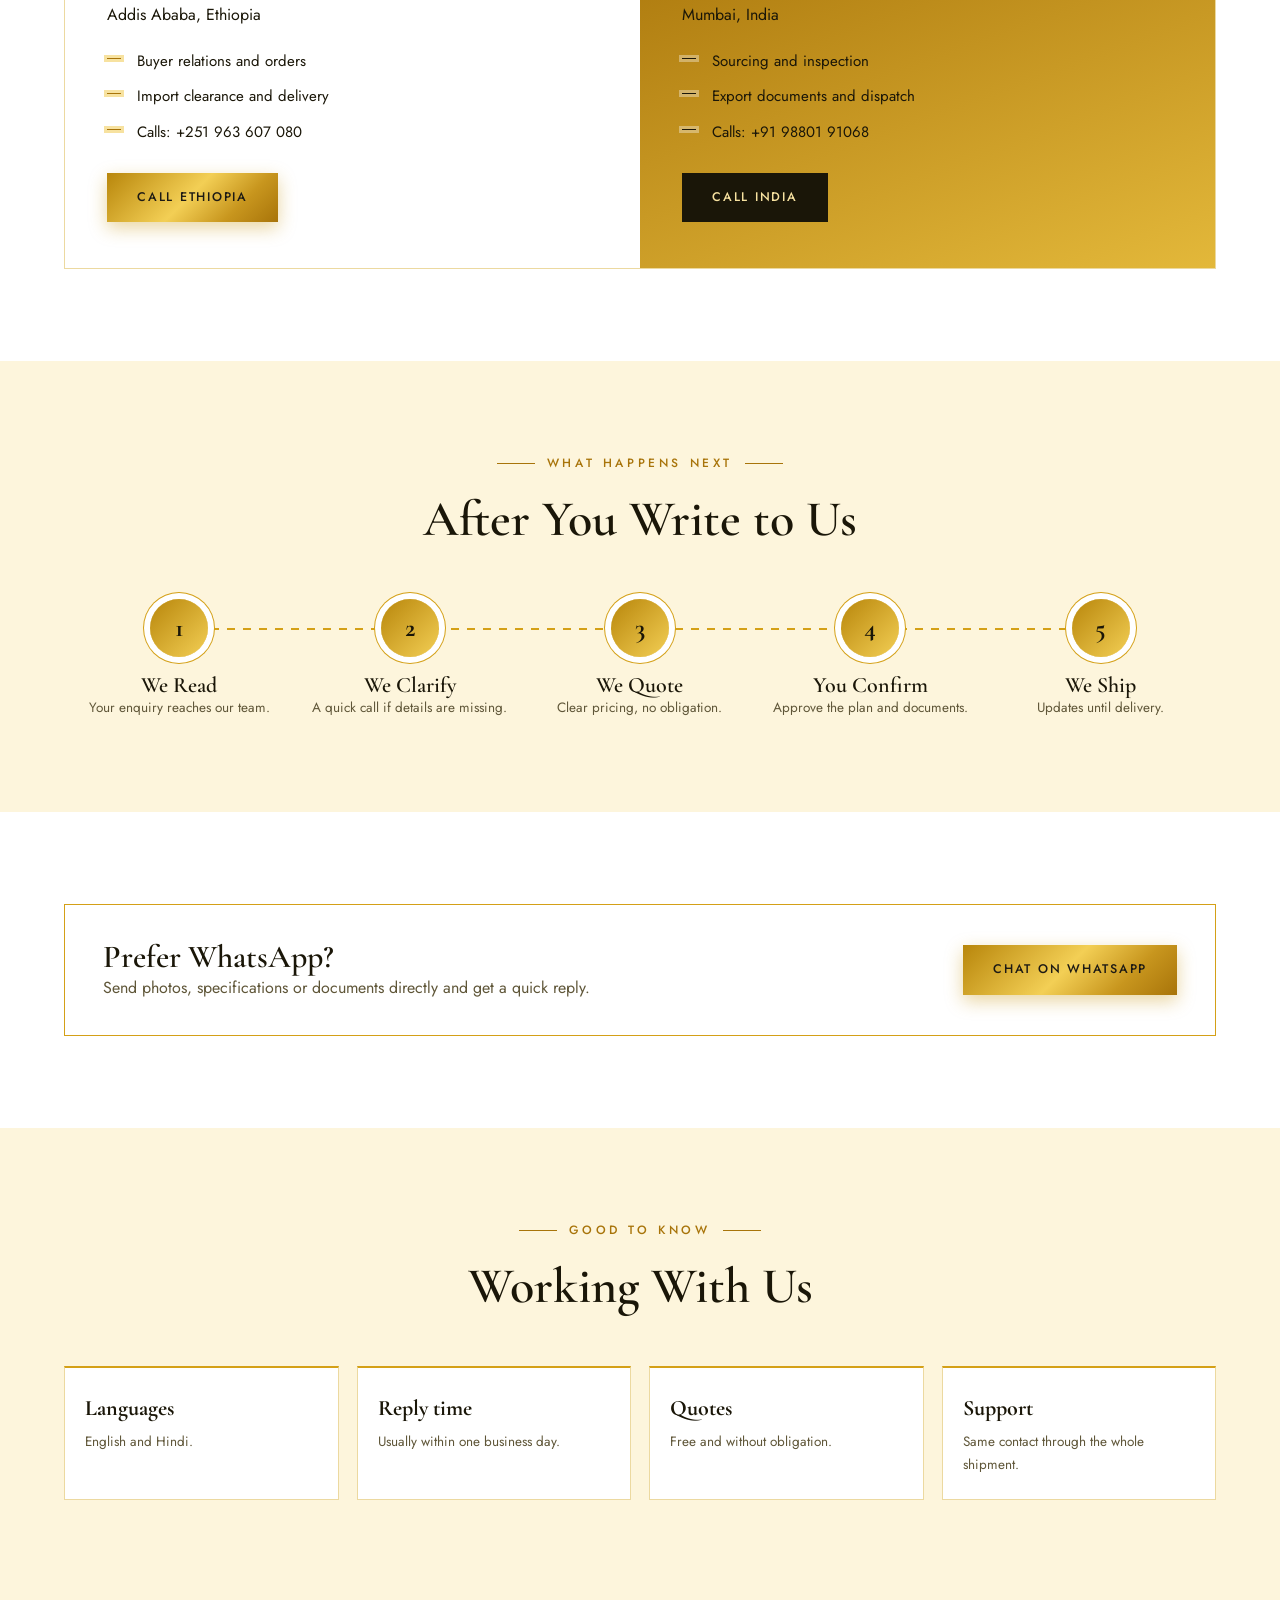
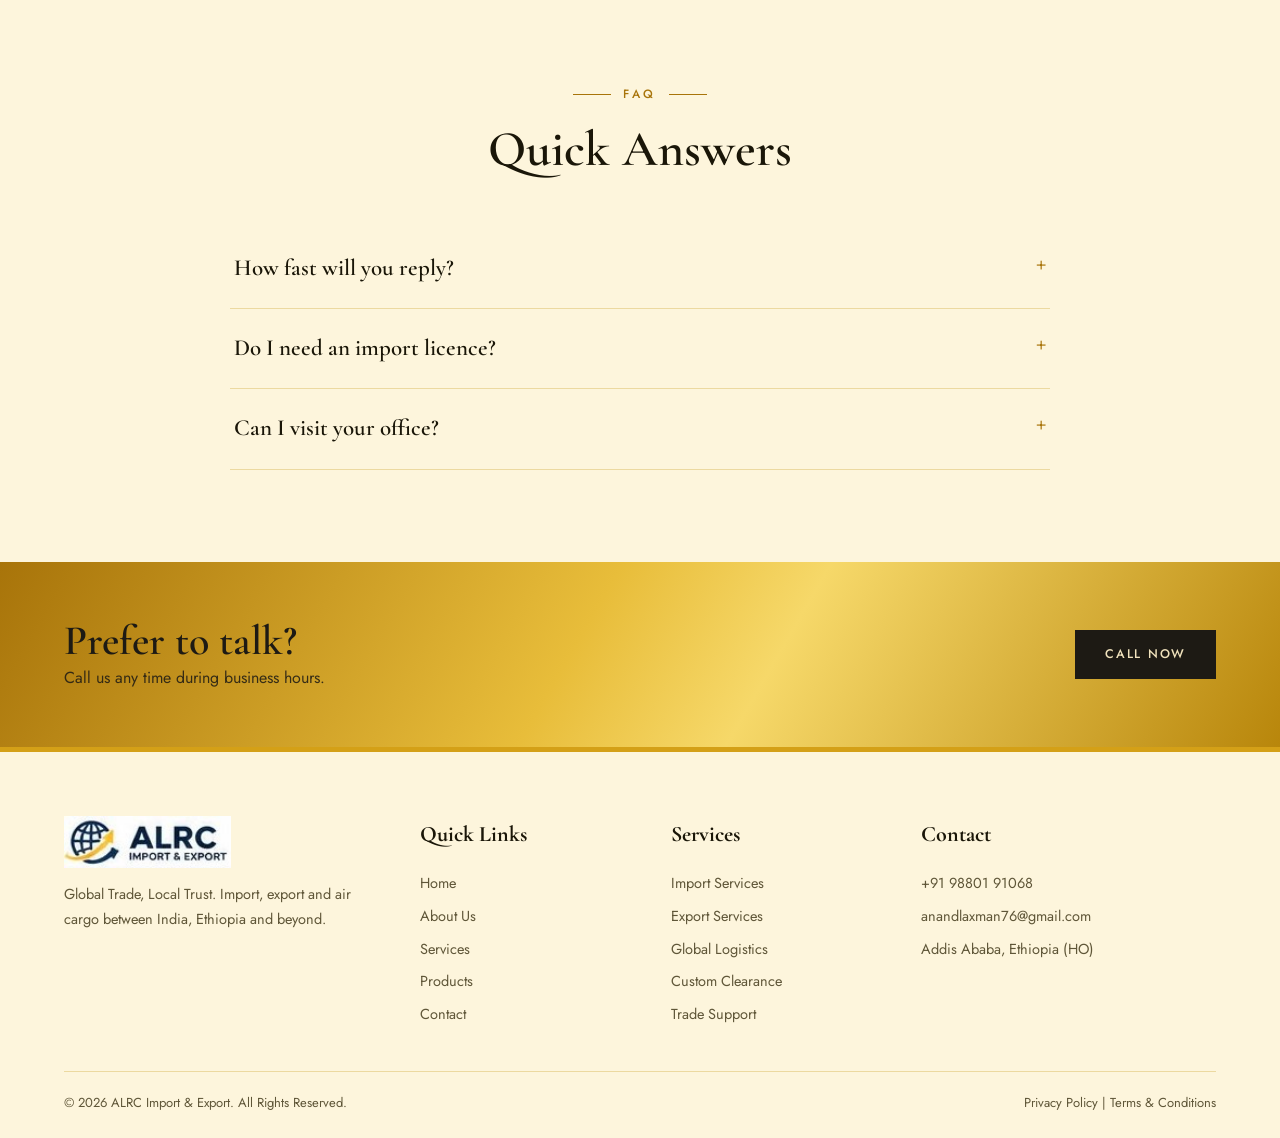
<file: contact.html>
<!DOCTYPE html><html lang="en"><head><meta charset="utf-8"><meta name="viewport" content="width=device-width, initial-scale=1, viewport-fit=cover"><title>Contact Us | ALRC Import &amp; Export</title>
<link rel="stylesheet" href="https://fonts.googleapis.com/css2?family=Cormorant+Garamond:ital,wght@0,500;0,600;0,700;1,600&family=Jost:wght@400;500;600&display=swap"><link rel="stylesheet" href="assets/style.css"></head><body>
<header><div class="w nav"><a href="index.html" class="logo"><img src="img/logo.jpg" alt="ALRC Import &amp; Export"></a><nav id="nv"><a href="index.html">Home</a><a href="about.html">About Us</a><a href="services.html">Services</a><a href="products.html">Products</a><a href="contact.html" class="on">Contact</a></nav><a href="contact.html" class="btn sm">Get a Quote</a><button class="burger" id="bg" aria-label="Menu">&#9776;</button></div></header>
<main><section class="ph"><span class="eyebrow">Get In Touch</span><h1>Contact Us</h1><p>Let’s grow your business globally</p></section><section class="sec "><div class="w"><div class="grid g4"><div class="cc rv"><span class="mk"><img src="img/mark.jpg" alt=""></span><div><small>Email</small><a href="mailto:anandlaxman76@gmail.com">anandlaxman76@gmail.com</a></div></div><div class="cc rv"><span class="mk"><img src="img/mark.jpg" alt=""></span><div><small>India</small><a href="tel:+919880191068">+91 98801 91068</a></div></div><div class="cc rv"><span class="mk"><img src="img/mark.jpg" alt=""></span><div><small>Ethiopia</small><a href="tel:+251963607080">+251 963 607 080</a></div></div><div class="cc rv"><span class="mk"><img src="img/mark.jpg" alt=""></span><div><small>Ethiopia</small><a href="tel:+251921607504">+251 921 607 504</a></div></div></div></div></section><section class="sec iv"><div class="w"><div class="grid g2" style="align-items:start"><div class="rv"><span class="eyebrow">Send Enquiry</span><h2 class="h">Get a Free Quote</h2><p class="mut" style="margin-bottom:22px">Share your requirement and we will reply shortly. The more detail you give, the sharper our quote.</p><ul class="chk"><li>Product name and specification</li><li>Quantity and target price</li><li>Origin and destination</li><li>Air or sea preference</li></ul></div><form class="rv" id="cf"><input required placeholder="Your name"><input type="email" required placeholder="Email address"><input placeholder="Phone / WhatsApp"><textarea rows="5" required placeholder="What do you want to import or export?"></textarea><button class="btn">Send Enquiry</button><p id="ok" class="mut" style="display:none">Thank you! We will contact you shortly.</p></form></div></div></section><section class="sec "><div class="w"><div class="hd rv"><span class="eyebrow">Our Offices</span><h2 class="h">Where to Find Us</h2><p class="mut"></p></div><div class="twin"><div class="tw rv"><h3>Head Office</h3><p>Addis Ababa, Ethiopia</p><ul class="chk"><li>Buyer relations and orders</li><li>Import clearance and delivery</li><li>Calls: +251 963 607 080</li></ul><a href="tel:+251963607080" class="btn">Call Ethiopia</a></div><div class="tw rv"><h3>Operations</h3><p>Mumbai, India</p><ul class="chk"><li>Sourcing and inspection</li><li>Export documents and dispatch</li><li>Calls: +91 98801 91068</li></ul><a href="tel:+919880191068" class="btn">Call India</a></div></div></div></section><section class="sec iv"><div class="w"><div class="hd rv"><span class="eyebrow">What Happens Next</span><h2 class="h">After You Write to Us</h2><p class="mut"></p></div><div class="lane"><div class="ln rv" style="transition-delay:0.0s"><i>1</i><h3>We Read</h3><p>Your enquiry reaches our team.</p></div><div class="ln rv" style="transition-delay:0.1s"><i>2</i><h3>We Clarify</h3><p>A quick call if details are missing.</p></div><div class="ln rv" style="transition-delay:0.2s"><i>3</i><h3>We Quote</h3><p>Clear pricing, no obligation.</p></div><div class="ln rv" style="transition-delay:0.30000000000000004s"><i>4</i><h3>You Confirm</h3><p>Approve the plan and documents.</p></div><div class="ln rv" style="transition-delay:0.4s"><i>5</i><h3>We Ship</h3><p>Updates until delivery.</p></div></div></div></section><section class="sec "><div class="w"><div class="wb rv"><div><h3>Prefer WhatsApp?</h3><p class="mut">Send photos, specifications or documents directly and get a quick reply.</p></div><a href="https://wa.me/919880191068" target="_blank" rel="noopener" class="btn">Chat on WhatsApp</a></div></div></section><section class="sec iv"><div class="w"><div class="hd rv"><span class="eyebrow">Good to Know</span><h2 class="h">Working With Us</h2><p class="mut"></p></div><div class="grid g4" style="gap:18px"><div class="doc rv"><h4>Languages</h4><p>English and Hindi.</p></div><div class="doc rv"><h4>Reply time</h4><p>Usually within one business day.</p></div><div class="doc rv"><h4>Quotes</h4><p>Free and without obligation.</p></div><div class="doc rv"><h4>Support</h4><p>Same contact through the whole shipment.</p></div></div></div></section><section class="sec iv"><div class="w"><div class="hd rv"><span class="eyebrow">FAQ</span><h2 class="h">Quick Answers</h2><p class="mut"></p></div><div style="max-width:820px;margin:auto" class="rv"><details><summary>How fast will you reply?</summary><p>Usually within one business day, often sooner on WhatsApp.</p></details><details><summary>Do I need an import licence?</summary><p>Requirements depend on your country and product. Ask us and we will point you to what applies.</p></details><details><summary>Can I visit your office?</summary><p>Yes, contact us first to arrange a time.</p></details></div></div></section><section class="cta"><div class="w"><div><h3>Prefer to talk?</h3><p>Call us any time during business hours.</p></div><a href="tel:+919880191068" class="btn">Call Now</a></div></section></main><footer><div class="w"><div class="grid"><div><img src="img/logo.jpg" alt="ALRC Import &amp; Export" style="height:52px;margin-bottom:14px"><p>Global Trade, Local Trust. Import, export and air cargo between India, Ethiopia and beyond.</p></div><div><h4>Quick Links</h4><a href="index.html">Home</a><a href="about.html">About Us</a><a href="services.html">Services</a><a href="products.html">Products</a><a href="contact.html">Contact</a></div><div><h4>Services</h4><a href="services.html">Import Services</a><a href="services.html">Export Services</a><a href="services.html">Global Logistics</a><a href="services.html">Custom Clearance</a><a href="services.html">Trade Support</a></div><div><h4>Contact</h4><a href="tel:+919880191068">+91 98801 91068</a><a href="mailto:anandlaxman76@gmail.com">anandlaxman76@gmail.com</a><a href="contact.html">Addis Ababa, Ethiopia (HO)</a></div></div><div class="copy"><span>© 2026 ALRC Import &amp; Export. All Rights Reserved.</span><span>Privacy Policy | Terms &amp; Conditions</span></div></div></footer><a class="wa" href="https://wa.me/919880191068?text=Hello%20ALRC%2C%20I%20want%20to%20enquire%20about%20import%20%2F%20export." target="_blank" rel="noopener" aria-label="Chat on WhatsApp"><svg viewBox="0 0 32 32" fill="currentColor"><path d="M16.04 3C9.4 3 4 8.38 4 15.02c0 2.12.55 4.18 1.6 6L4 28l7.17-1.88a12.03 12.03 0 0 0 4.87 1.02h.01C22.68 27.14 28 21.76 28 15.12 28 11.9 26.75 8.9 24.5 6.6A11.9 11.9 0 0 0 16.04 3Zm0 21.9h-.01a10 10 0 0 1-5.1-1.4l-.36-.22-4.25 1.12 1.13-4.14-.24-.38a9.97 9.97 0 0 1-1.53-5.3c0-5.5 4.5-9.98 10.04-9.98 2.68 0 5.2 1.04 7.1 2.94a9.9 9.9 0 0 1 2.93 7.05c0 5.5-4.5 9.99-10.04 9.99Zm5.5-7.48c-.3-.15-1.78-.88-2.06-.98-.27-.1-.47-.15-.67.15-.2.3-.77.98-.95 1.18-.17.2-.35.22-.65.07-.3-.15-1.27-.47-2.42-1.5-.9-.8-1.5-1.78-1.67-2.08-.17-.3-.02-.46.13-.6.14-.14.3-.35.45-.52.15-.18.2-.3.3-.5.1-.2.05-.37-.02-.52-.08-.15-.67-1.62-.92-2.22-.24-.58-.49-.5-.67-.5l-.57-.01c-.2 0-.52.07-.8.37-.27.3-1.04 1.02-1.04 2.48 0 1.46 1.07 2.88 1.22 3.08.15.2 2.1 3.2 5.08 4.48.71.3 1.26.49 1.7.63.71.23 1.36.2 1.87.12.57-.08 1.78-.73 2.03-1.43.25-.7.25-1.3.17-1.43-.07-.13-.27-.2-.57-.35Z"/></svg></a><script src="assets/main.js"></script></body></html>
</file>
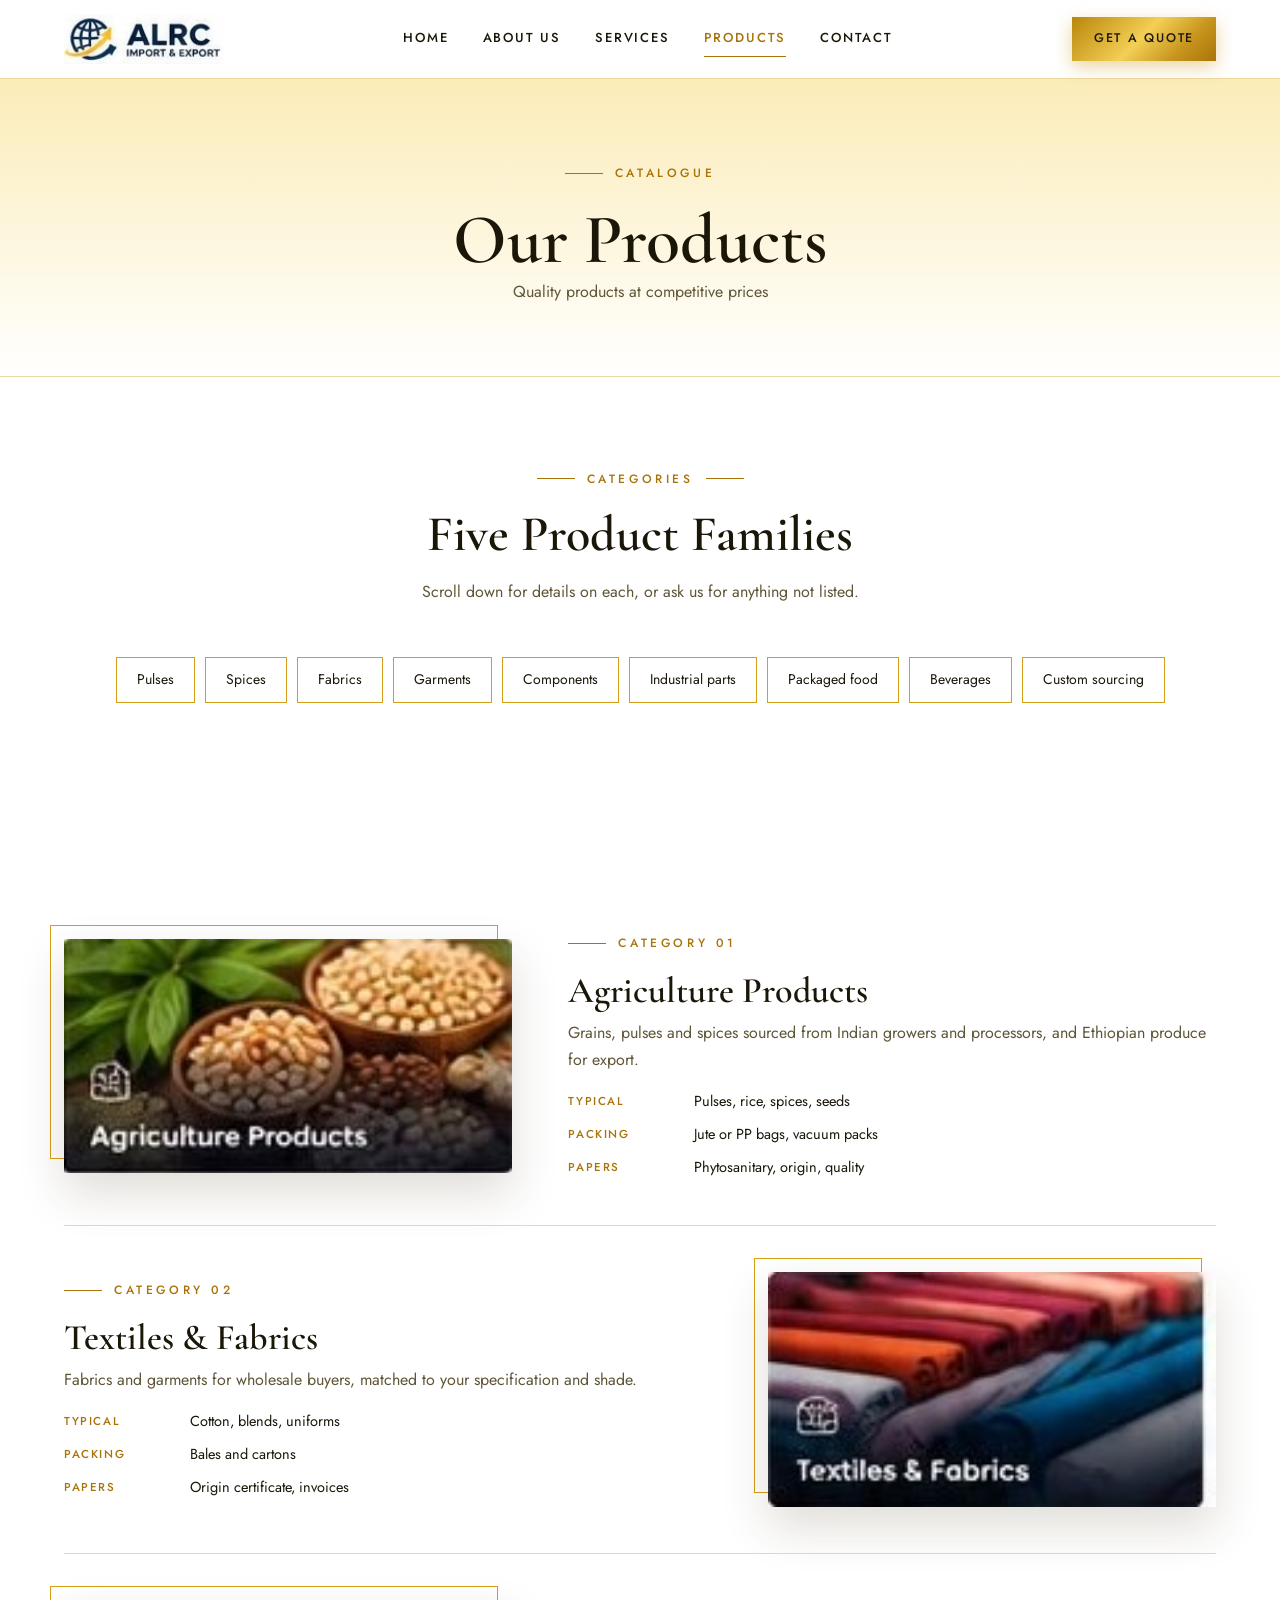
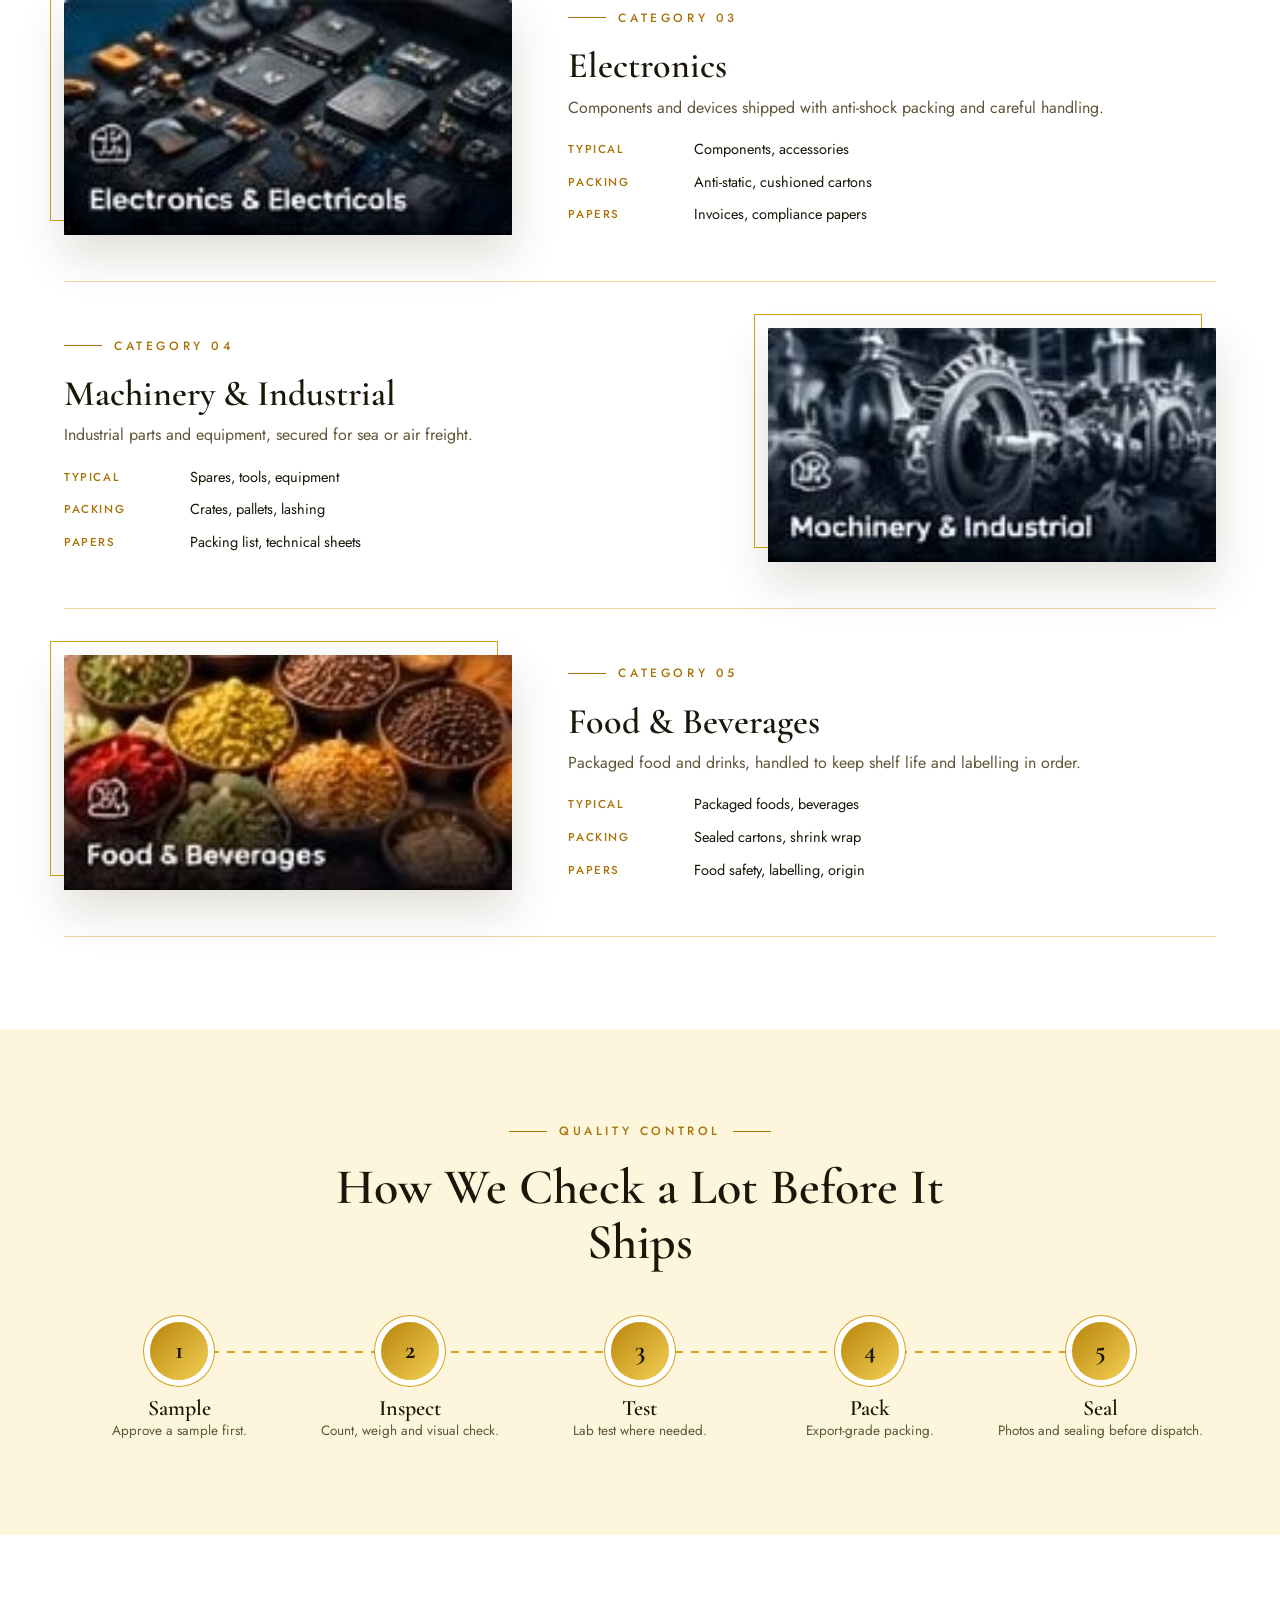
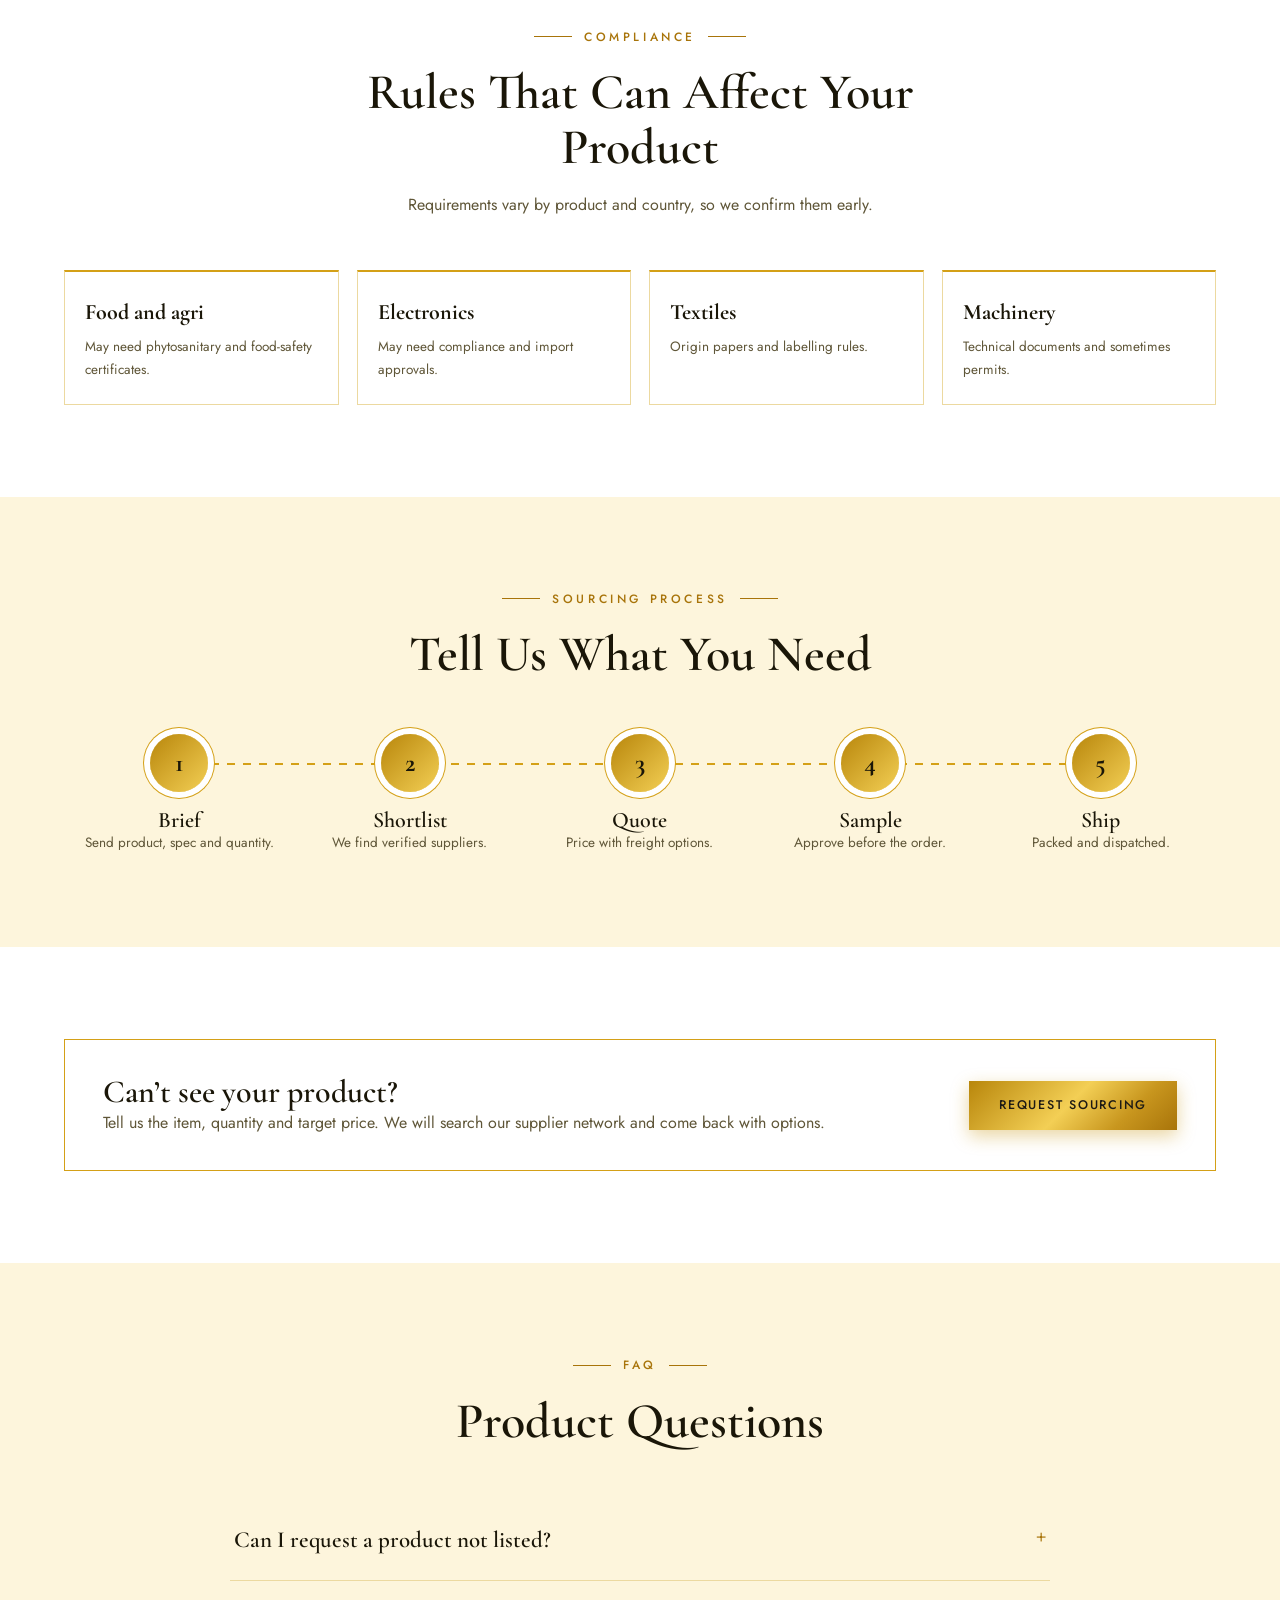
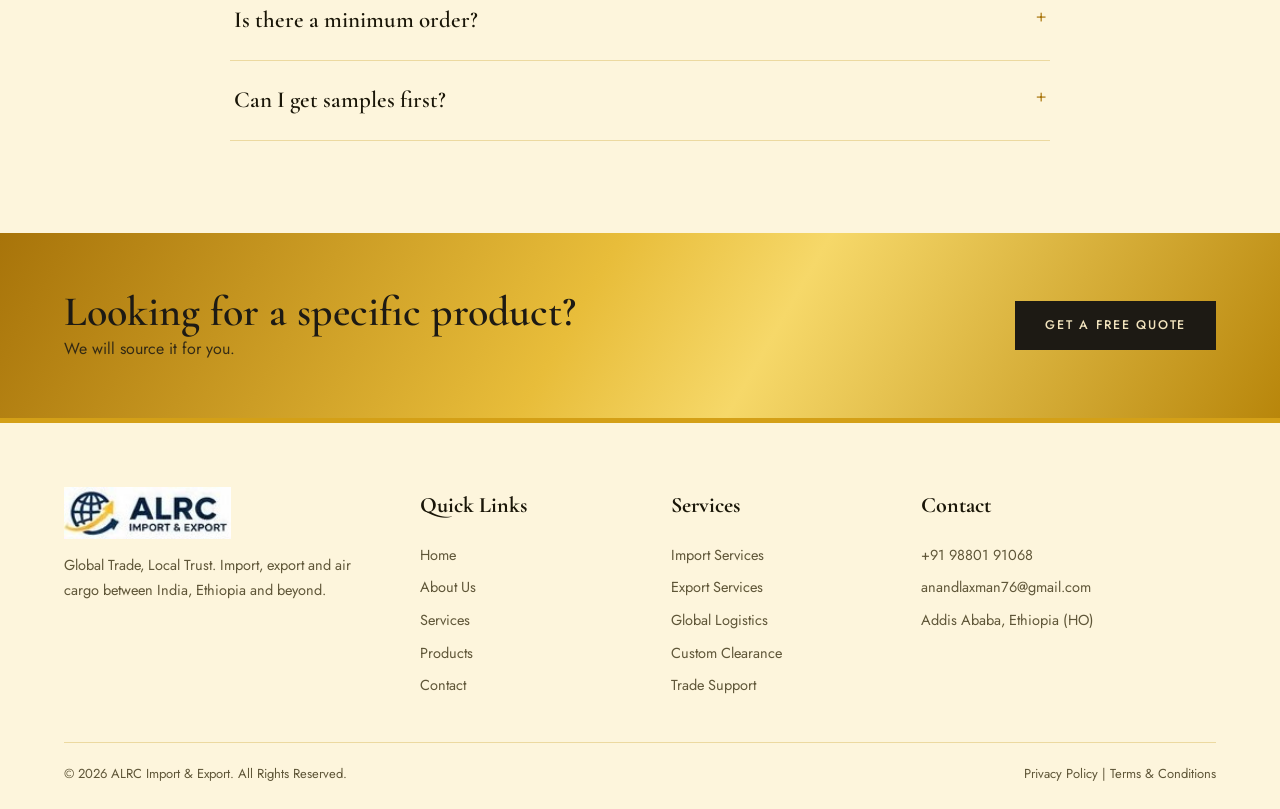
<file: products.html>
<!DOCTYPE html><html lang="en"><head><meta charset="utf-8"><meta name="viewport" content="width=device-width, initial-scale=1, viewport-fit=cover"><title>Products | ALRC Import &amp; Export</title>
<link rel="stylesheet" href="https://fonts.googleapis.com/css2?family=Cormorant+Garamond:ital,wght@0,500;0,600;0,700;1,600&family=Jost:wght@400;500;600&display=swap"><link rel="stylesheet" href="assets/style.css"></head><body>
<header><div class="w nav"><a href="index.html" class="logo"><img src="img/logo.jpg" alt="ALRC Import &amp; Export"></a><nav id="nv"><a href="index.html">Home</a><a href="about.html">About Us</a><a href="services.html">Services</a><a href="products.html" class="on">Products</a><a href="contact.html">Contact</a></nav><a href="contact.html" class="btn sm">Get a Quote</a><button class="burger" id="bg" aria-label="Menu">&#9776;</button></div></header>
<main><section class="ph"><span class="eyebrow">Catalogue</span><h1>Our Products</h1><p>Quality products at competitive prices</p></section><section class="sec "><div class="w"><div class="hd rv"><span class="eyebrow">Categories</span><h2 class="h">Five Product Families</h2><p class="mut">Scroll down for details on each, or ask us for anything not listed.</p></div><div class="pill rv"><span>Pulses</span><span>Spices</span><span>Fabrics</span><span>Garments</span><span>Components</span><span>Industrial parts</span><span>Packaged food</span><span>Beverages</span><span>Custom sourcing</span></div></div></section><section class="sec "><div class="w"><div class="cat"><div class="pic rv"><img src="img/product1.jpg" alt="Agriculture Products" style="aspect-ratio:170/89;object-fit:cover"></div><div class="rv"><span class="eyebrow">Category 01</span><h3>Agriculture Products</h3><p class="mut">Grains, pulses and spices sourced from Indian growers and processors, and Ethiopian produce for export.</p><div class="kv"><b>Typical</b><span>Pulses, rice, spices, seeds</span><b>Packing</b><span>Jute or PP bags, vacuum packs</span><b>Papers</b><span>Phytosanitary, origin, quality</span></div></div></div><div class="cat"><div class="pic rv"><img src="img/product2.jpg" alt="Textiles & Fabrics" style="aspect-ratio:170/89;object-fit:cover"></div><div class="rv"><span class="eyebrow">Category 02</span><h3>Textiles & Fabrics</h3><p class="mut">Fabrics and garments for wholesale buyers, matched to your specification and shade.</p><div class="kv"><b>Typical</b><span>Cotton, blends, uniforms</span><b>Packing</b><span>Bales and cartons</span><b>Papers</b><span>Origin certificate, invoices</span></div></div></div><div class="cat"><div class="pic rv"><img src="img/product3.jpg" alt="Electronics" style="aspect-ratio:170/89;object-fit:cover"></div><div class="rv"><span class="eyebrow">Category 03</span><h3>Electronics</h3><p class="mut">Components and devices shipped with anti-shock packing and careful handling.</p><div class="kv"><b>Typical</b><span>Components, accessories</span><b>Packing</b><span>Anti-static, cushioned cartons</span><b>Papers</b><span>Invoices, compliance papers</span></div></div></div><div class="cat"><div class="pic rv"><img src="img/product4.jpg" alt="Machinery & Industrial" style="aspect-ratio:170/89;object-fit:cover"></div><div class="rv"><span class="eyebrow">Category 04</span><h3>Machinery & Industrial</h3><p class="mut">Industrial parts and equipment, secured for sea or air freight.</p><div class="kv"><b>Typical</b><span>Spares, tools, equipment</span><b>Packing</b><span>Crates, pallets, lashing</span><b>Papers</b><span>Packing list, technical sheets</span></div></div></div><div class="cat"><div class="pic rv"><img src="img/product5.jpg" alt="Food & Beverages" style="aspect-ratio:170/89;object-fit:cover"></div><div class="rv"><span class="eyebrow">Category 05</span><h3>Food & Beverages</h3><p class="mut">Packaged food and drinks, handled to keep shelf life and labelling in order.</p><div class="kv"><b>Typical</b><span>Packaged foods, beverages</span><b>Packing</b><span>Sealed cartons, shrink wrap</span><b>Papers</b><span>Food safety, labelling, origin</span></div></div></div></div></section><section class="sec iv"><div class="w"><div class="hd rv"><span class="eyebrow">Quality Control</span><h2 class="h">How We Check a Lot Before It Ships</h2><p class="mut"></p></div><div class="lane"><div class="ln rv" style="transition-delay:0.0s"><i>1</i><h3>Sample</h3><p>Approve a sample first.</p></div><div class="ln rv" style="transition-delay:0.1s"><i>2</i><h3>Inspect</h3><p>Count, weigh and visual check.</p></div><div class="ln rv" style="transition-delay:0.2s"><i>3</i><h3>Test</h3><p>Lab test where needed.</p></div><div class="ln rv" style="transition-delay:0.30000000000000004s"><i>4</i><h3>Pack</h3><p>Export-grade packing.</p></div><div class="ln rv" style="transition-delay:0.4s"><i>5</i><h3>Seal</h3><p>Photos and sealing before dispatch.</p></div></div></div></section><section class="sec "><div class="w"><div class="hd rv"><span class="eyebrow">Compliance</span><h2 class="h">Rules That Can Affect Your Product</h2><p class="mut">Requirements vary by product and country, so we confirm them early.</p></div><div class="grid g4" style="gap:18px"><div class="doc rv"><h4>Food and agri</h4><p>May need phytosanitary and food-safety certificates.</p></div><div class="doc rv"><h4>Electronics</h4><p>May need compliance and import approvals.</p></div><div class="doc rv"><h4>Textiles</h4><p>Origin papers and labelling rules.</p></div><div class="doc rv"><h4>Machinery</h4><p>Technical documents and sometimes permits.</p></div></div></div></section><section class="sec iv"><div class="w"><div class="hd rv"><span class="eyebrow">Sourcing Process</span><h2 class="h">Tell Us What You Need</h2><p class="mut"></p></div><div class="lane"><div class="ln rv" style="transition-delay:0.0s"><i>1</i><h3>Brief</h3><p>Send product, spec and quantity.</p></div><div class="ln rv" style="transition-delay:0.1s"><i>2</i><h3>Shortlist</h3><p>We find verified suppliers.</p></div><div class="ln rv" style="transition-delay:0.2s"><i>3</i><h3>Quote</h3><p>Price with freight options.</p></div><div class="ln rv" style="transition-delay:0.30000000000000004s"><i>4</i><h3>Sample</h3><p>Approve before the order.</p></div><div class="ln rv" style="transition-delay:0.4s"><i>5</i><h3>Ship</h3><p>Packed and dispatched.</p></div></div></div></section><section class="sec "><div class="w"><div class="wb rv"><div><h3>Can’t see your product?</h3><p class="mut">Tell us the item, quantity and target price. We will search our supplier network and come back with options.</p></div><a href="contact.html" class="btn">Request Sourcing</a></div></div></section><section class="sec iv"><div class="w"><div class="hd rv"><span class="eyebrow">FAQ</span><h2 class="h">Product Questions</h2><p class="mut"></p></div><div style="max-width:820px;margin:auto" class="rv"><details><summary>Can I request a product not listed?</summary><p>Yes. Tell us what you need and we will source it.</p></details><details><summary>Is there a minimum order?</summary><p>It depends on the product and supplier. Contact us for details.</p></details><details><summary>Can I get samples first?</summary><p>Yes, we can arrange samples before a bulk order.</p></details></div></div></section><section class="cta"><div class="w"><div><h3>Looking for a specific product?</h3><p>We will source it for you.</p></div><a href="contact.html" class="btn">Get a Free Quote</a></div></section></main><footer><div class="w"><div class="grid"><div><img src="img/logo.jpg" alt="ALRC Import &amp; Export" style="height:52px;margin-bottom:14px"><p>Global Trade, Local Trust. Import, export and air cargo between India, Ethiopia and beyond.</p></div><div><h4>Quick Links</h4><a href="index.html">Home</a><a href="about.html">About Us</a><a href="services.html">Services</a><a href="products.html">Products</a><a href="contact.html">Contact</a></div><div><h4>Services</h4><a href="services.html">Import Services</a><a href="services.html">Export Services</a><a href="services.html">Global Logistics</a><a href="services.html">Custom Clearance</a><a href="services.html">Trade Support</a></div><div><h4>Contact</h4><a href="tel:+919880191068">+91 98801 91068</a><a href="mailto:anandlaxman76@gmail.com">anandlaxman76@gmail.com</a><a href="contact.html">Addis Ababa, Ethiopia (HO)</a></div></div><div class="copy"><span>© 2026 ALRC Import &amp; Export. All Rights Reserved.</span><span>Privacy Policy | Terms &amp; Conditions</span></div></div></footer><a class="wa" href="https://wa.me/919880191068?text=Hello%20ALRC%2C%20I%20want%20to%20enquire%20about%20import%20%2F%20export." target="_blank" rel="noopener" aria-label="Chat on WhatsApp"><svg viewBox="0 0 32 32" fill="currentColor"><path d="M16.04 3C9.4 3 4 8.38 4 15.02c0 2.12.55 4.18 1.6 6L4 28l7.17-1.88a12.03 12.03 0 0 0 4.87 1.02h.01C22.68 27.14 28 21.76 28 15.12 28 11.9 26.75 8.9 24.5 6.6A11.9 11.9 0 0 0 16.04 3Zm0 21.9h-.01a10 10 0 0 1-5.1-1.4l-.36-.22-4.25 1.12 1.13-4.14-.24-.38a9.97 9.97 0 0 1-1.53-5.3c0-5.5 4.5-9.98 10.04-9.98 2.68 0 5.2 1.04 7.1 2.94a9.9 9.9 0 0 1 2.93 7.05c0 5.5-4.5 9.99-10.04 9.99Zm5.5-7.48c-.3-.15-1.78-.88-2.06-.98-.27-.1-.47-.15-.67.15-.2.3-.77.98-.95 1.18-.17.2-.35.22-.65.07-.3-.15-1.27-.47-2.42-1.5-.9-.8-1.5-1.78-1.67-2.08-.17-.3-.02-.46.13-.6.14-.14.3-.35.45-.52.15-.18.2-.3.3-.5.1-.2.05-.37-.02-.52-.08-.15-.67-1.62-.92-2.22-.24-.58-.49-.5-.67-.5l-.57-.01c-.2 0-.52.07-.8.37-.27.3-1.04 1.02-1.04 2.48 0 1.46 1.07 2.88 1.22 3.08.15.2 2.1 3.2 5.08 4.48.71.3 1.26.49 1.7.63.71.23 1.36.2 1.87.12.57-.08 1.78-.73 2.03-1.43.25-.7.25-1.3.17-1.43-.07-.13-.27-.2-.57-.35Z"/></svg></a><script src="assets/main.js"></script></body></html>
</file>
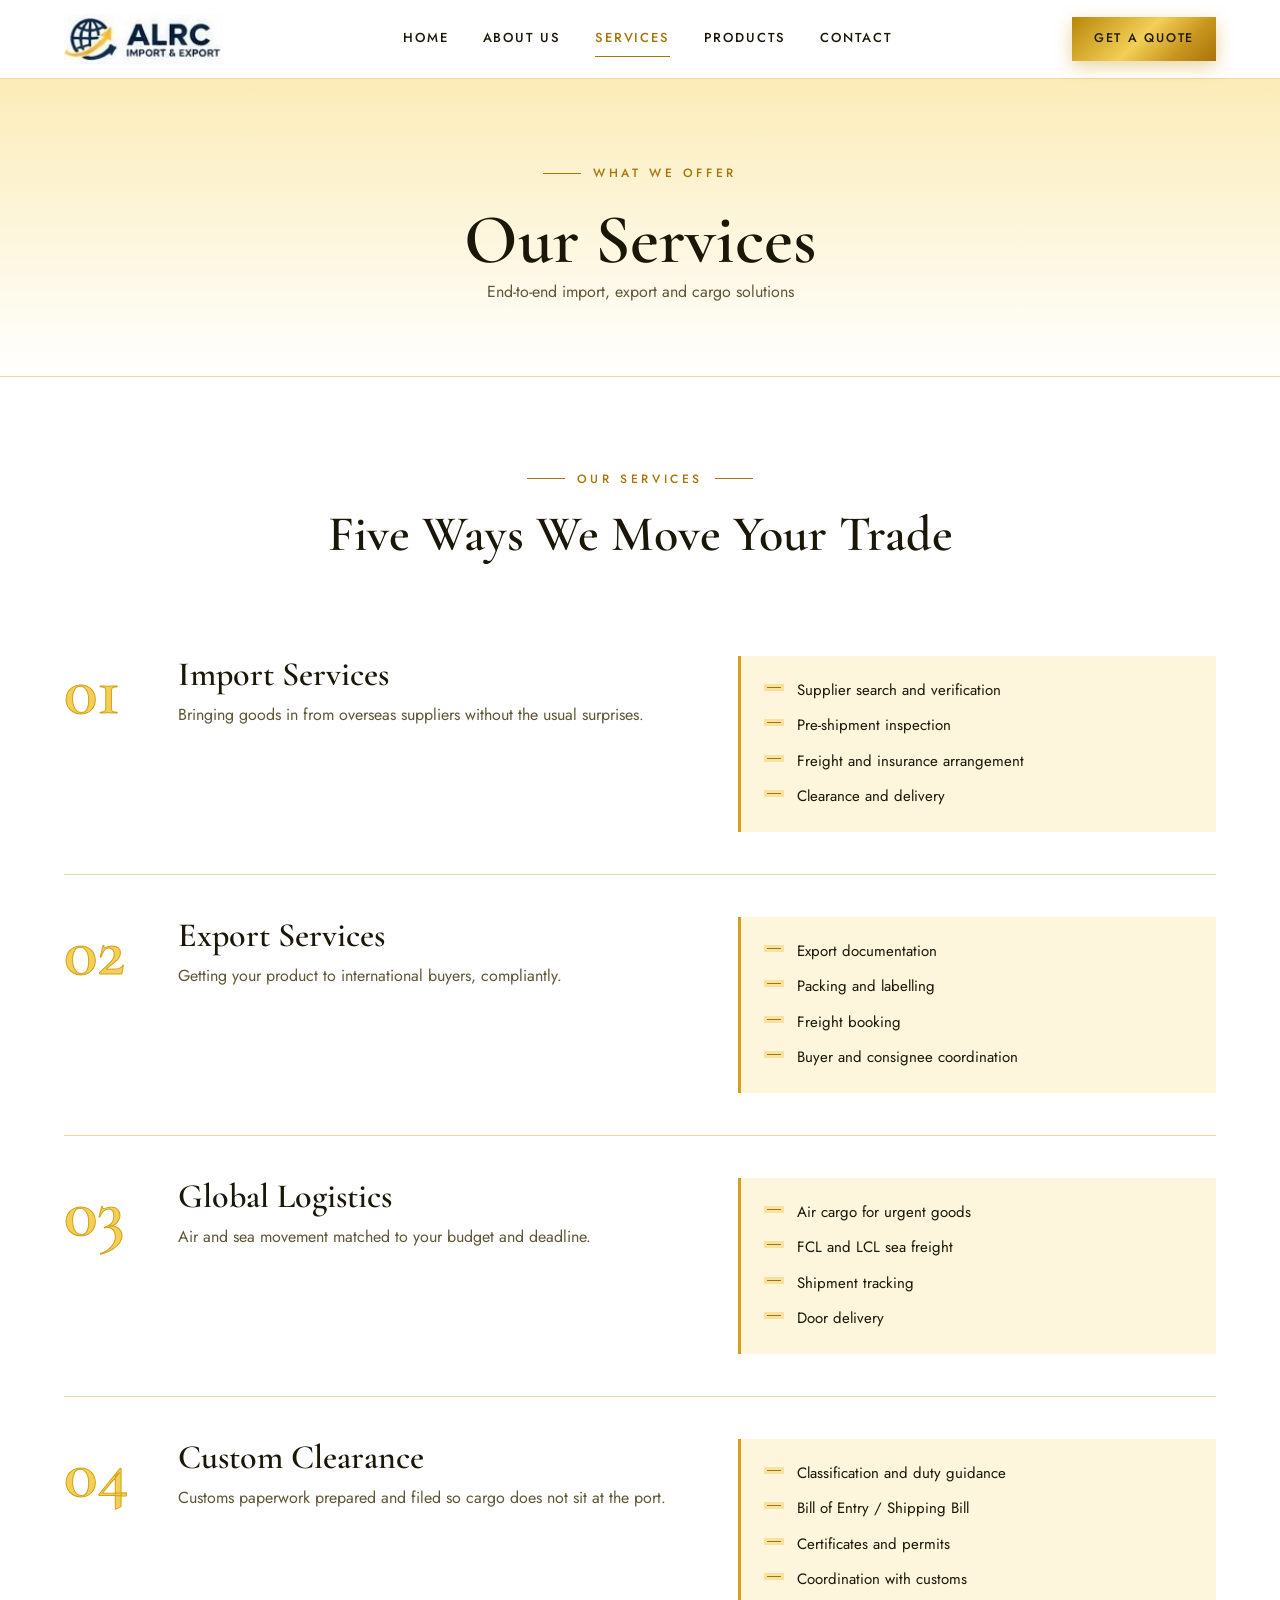
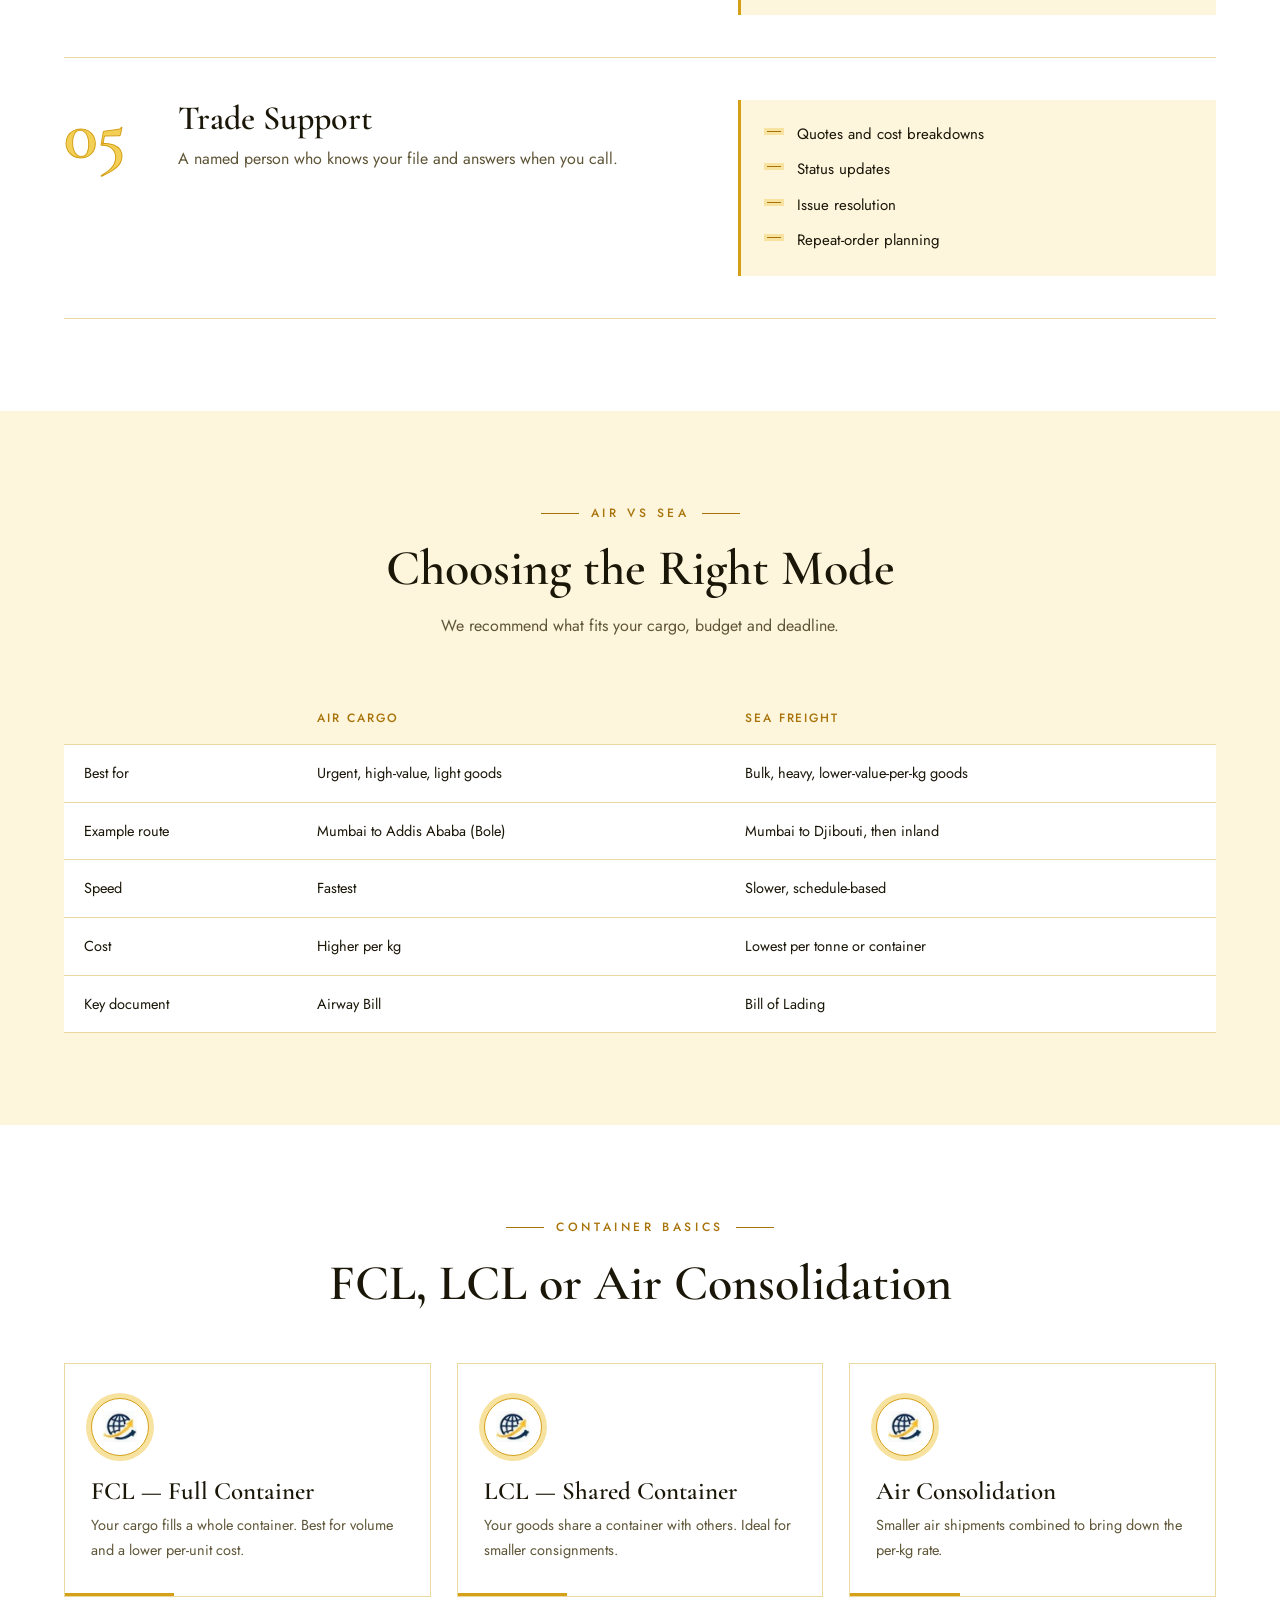
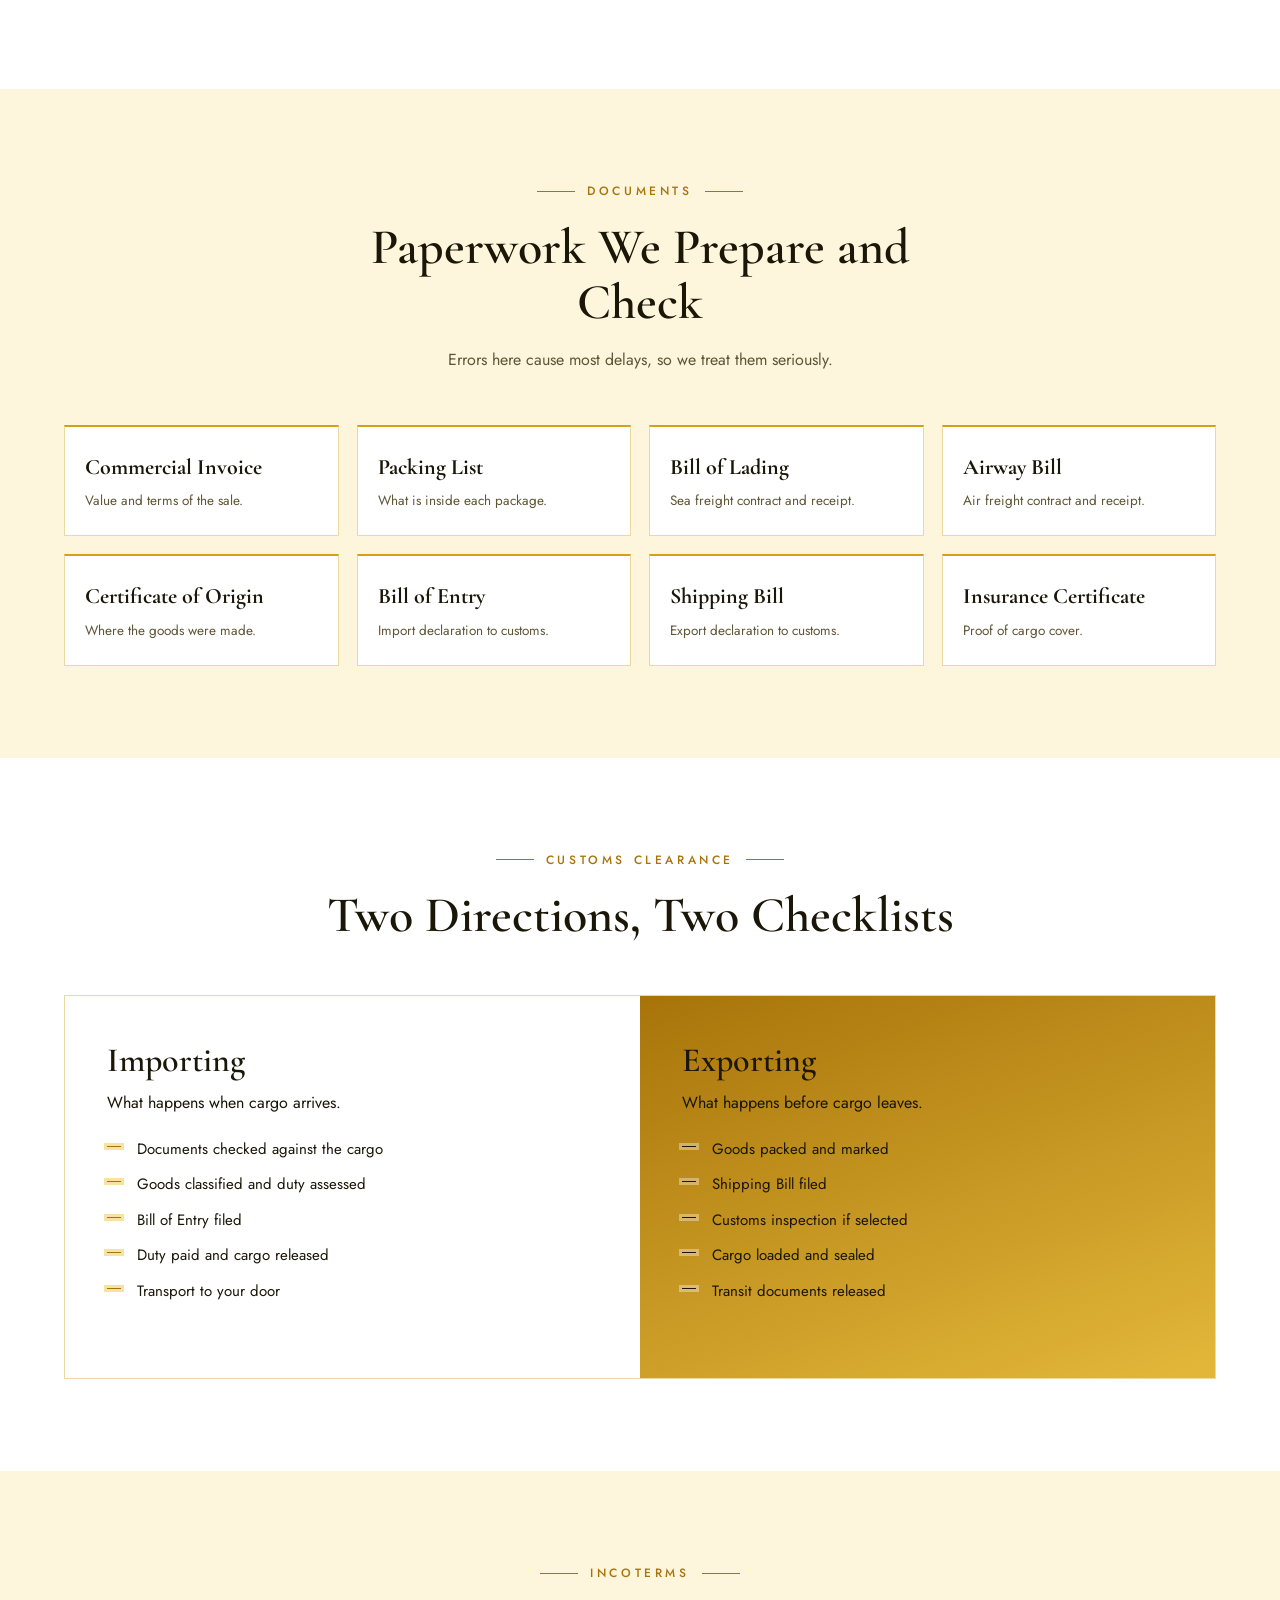
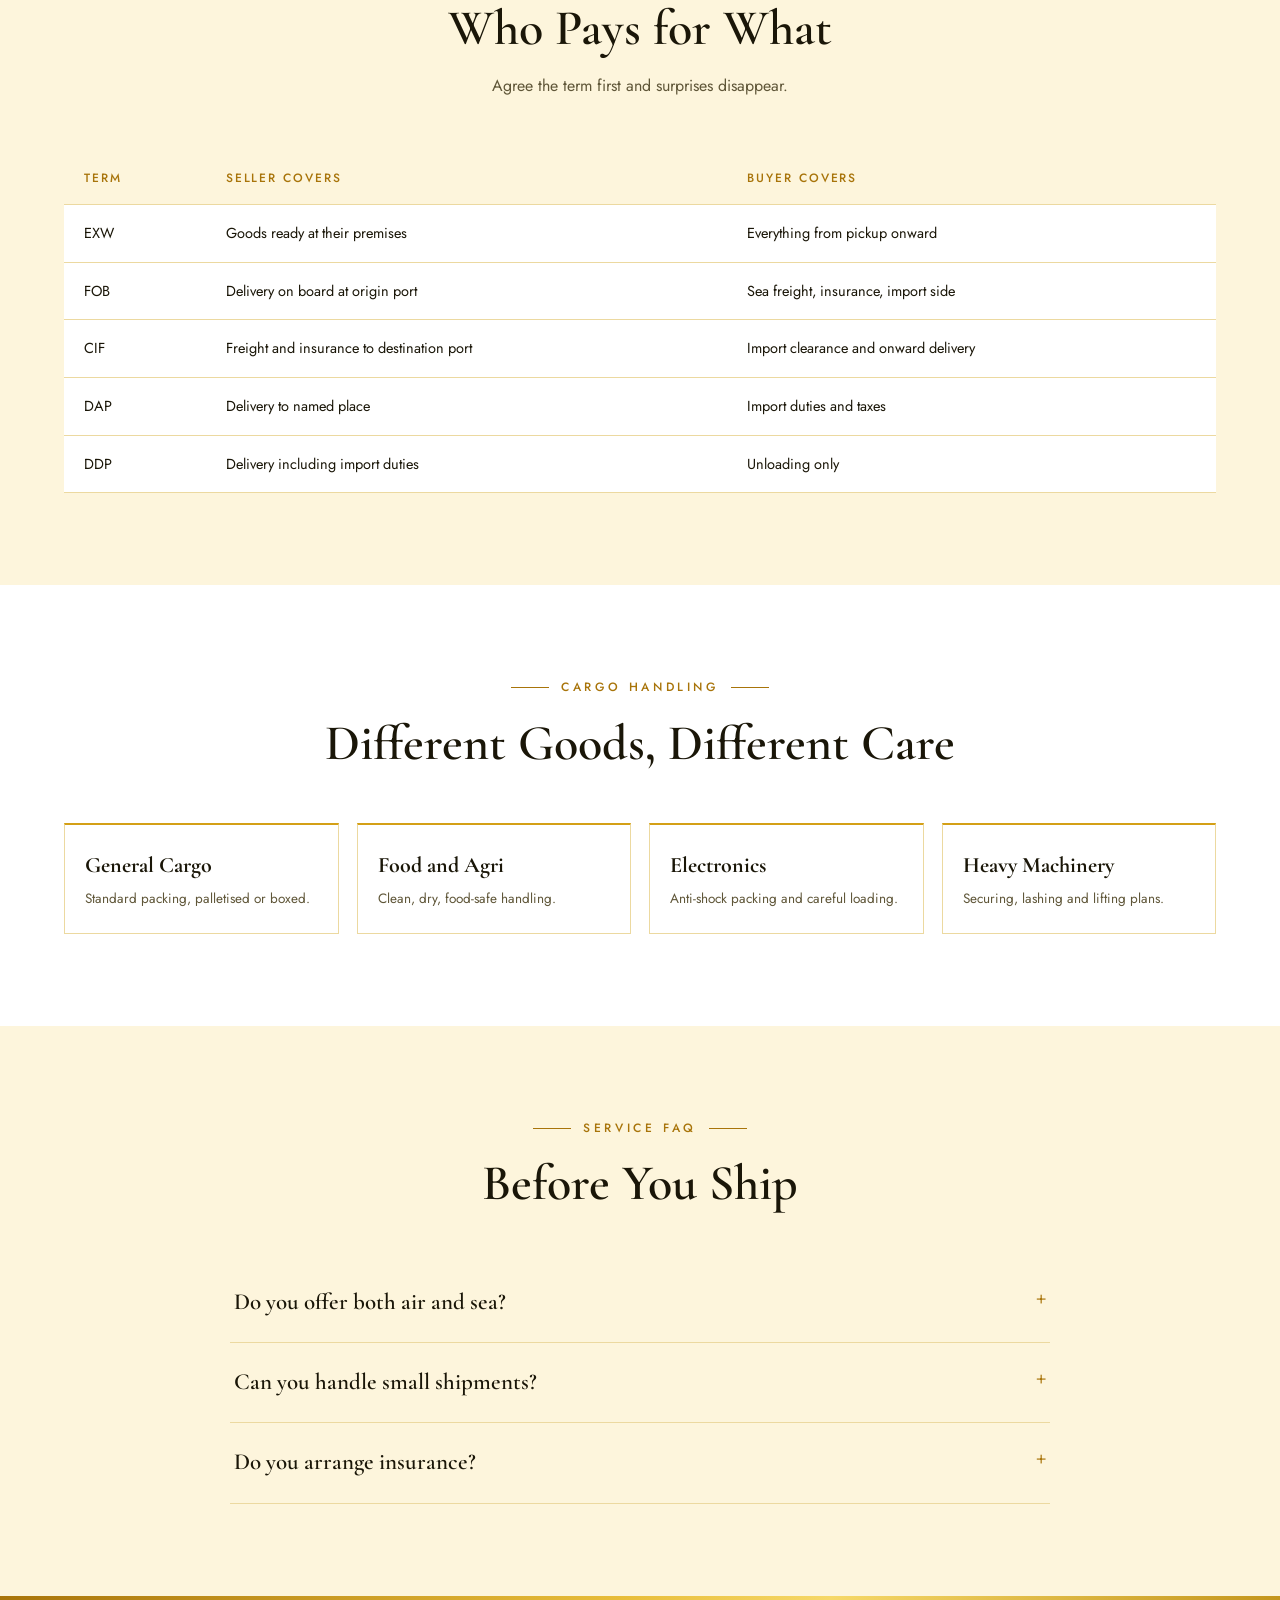
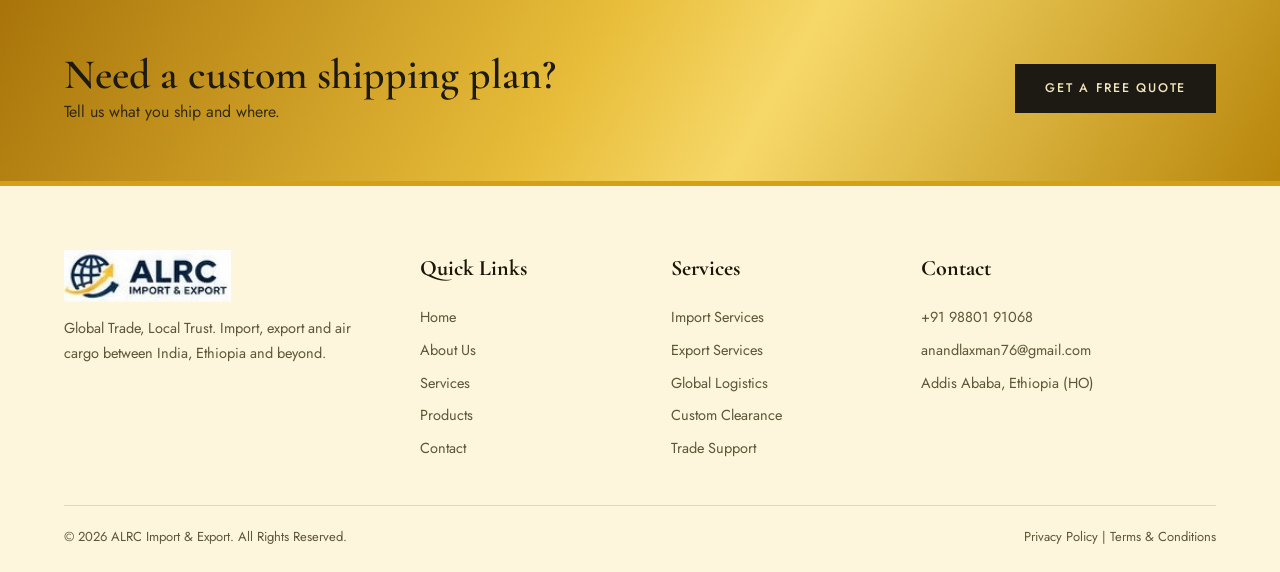
<file: services.html>
<!DOCTYPE html><html lang="en"><head><meta charset="utf-8"><meta name="viewport" content="width=device-width, initial-scale=1, viewport-fit=cover"><title>Services | ALRC Import &amp; Export</title>
<link rel="stylesheet" href="https://fonts.googleapis.com/css2?family=Cormorant+Garamond:ital,wght@0,500;0,600;0,700;1,600&family=Jost:wght@400;500;600&display=swap"><link rel="stylesheet" href="assets/style.css"></head><body>
<header><div class="w nav"><a href="index.html" class="logo"><img src="img/logo.jpg" alt="ALRC Import &amp; Export"></a><nav id="nv"><a href="index.html">Home</a><a href="about.html">About Us</a><a href="services.html" class="on">Services</a><a href="products.html">Products</a><a href="contact.html">Contact</a></nav><a href="contact.html" class="btn sm">Get a Quote</a><button class="burger" id="bg" aria-label="Menu">&#9776;</button></div></header>
<main><section class="ph"><span class="eyebrow">What We Offer</span><h1>Our Services</h1><p>End-to-end import, export and cargo solutions</p></section><section class="sec "><div class="w"><div class="hd rv"><span class="eyebrow">Our Services</span><h2 class="h">Five Ways We Move Your Trade</h2><p class="mut"></p></div><div class="srv rv"><div class="num">01</div><div><h3>Import Services</h3><p class="mut">Bringing goods in from overseas suppliers without the usual surprises.</p></div><ul class="chk"><li>Supplier search and verification</li><li>Pre-shipment inspection</li><li>Freight and insurance arrangement</li><li>Clearance and delivery</li></ul></div><div class="srv rv"><div class="num">02</div><div><h3>Export Services</h3><p class="mut">Getting your product to international buyers, compliantly.</p></div><ul class="chk"><li>Export documentation</li><li>Packing and labelling</li><li>Freight booking</li><li>Buyer and consignee coordination</li></ul></div><div class="srv rv"><div class="num">03</div><div><h3>Global Logistics</h3><p class="mut">Air and sea movement matched to your budget and deadline.</p></div><ul class="chk"><li>Air cargo for urgent goods</li><li>FCL and LCL sea freight</li><li>Shipment tracking</li><li>Door delivery</li></ul></div><div class="srv rv"><div class="num">04</div><div><h3>Custom Clearance</h3><p class="mut">Customs paperwork prepared and filed so cargo does not sit at the port.</p></div><ul class="chk"><li>Classification and duty guidance</li><li>Bill of Entry / Shipping Bill</li><li>Certificates and permits</li><li>Coordination with customs</li></ul></div><div class="srv rv"><div class="num">05</div><div><h3>Trade Support</h3><p class="mut">A named person who knows your file and answers when you call.</p></div><ul class="chk"><li>Quotes and cost breakdowns</li><li>Status updates</li><li>Issue resolution</li><li>Repeat-order planning</li></ul></div></div></section><section class="sec iv"><div class="w"><div class="hd rv"><span class="eyebrow">Air vs Sea</span><h2 class="h">Choosing the Right Mode</h2><p class="mut">We recommend what fits your cargo, budget and deadline.</p></div><div class="rv" style="overflow-x:auto"><table class="tbl"><tr><th></th><th>Air Cargo</th><th>Sea Freight</th></tr><tr><td>Best for</td><td>Urgent, high-value, light goods</td><td>Bulk, heavy, lower-value-per-kg goods</td></tr><tr><td>Example route</td><td>Mumbai to Addis Ababa (Bole)</td><td>Mumbai to Djibouti, then inland</td></tr><tr><td>Speed</td><td>Fastest</td><td>Slower, schedule-based</td></tr><tr><td>Cost</td><td>Higher per kg</td><td>Lowest per tonne or container</td></tr><tr><td>Key document</td><td>Airway Bill</td><td>Bill of Lading</td></tr></table></div></div></section><section class="sec "><div class="w"><div class="hd rv"><span class="eyebrow">Container Basics</span><h2 class="h">FCL, LCL or Air Consolidation</h2><p class="mut"></p></div><div class="grid g3"><div class="card rv" style="transition-delay:0.0s"><span class="mk"><img src="img/mark.jpg" alt=""></span><h3>FCL — Full Container</h3><p>Your cargo fills a whole container. Best for volume and a lower per-unit cost.</p></div><div class="card rv" style="transition-delay:0.08s"><span class="mk"><img src="img/mark.jpg" alt=""></span><h3>LCL — Shared Container</h3><p>Your goods share a container with others. Ideal for smaller consignments.</p></div><div class="card rv" style="transition-delay:0.16s"><span class="mk"><img src="img/mark.jpg" alt=""></span><h3>Air Consolidation</h3><p>Smaller air shipments combined to bring down the per-kg rate.</p></div></div></div></section><section class="sec iv"><div class="w"><div class="hd rv"><span class="eyebrow">Documents</span><h2 class="h">Paperwork We Prepare and Check</h2><p class="mut">Errors here cause most delays, so we treat them seriously.</p></div><div class="grid g4" style="gap:18px"><div class="doc rv"><h4>Commercial Invoice</h4><p>Value and terms of the sale.</p></div><div class="doc rv"><h4>Packing List</h4><p>What is inside each package.</p></div><div class="doc rv"><h4>Bill of Lading</h4><p>Sea freight contract and receipt.</p></div><div class="doc rv"><h4>Airway Bill</h4><p>Air freight contract and receipt.</p></div><div class="doc rv"><h4>Certificate of Origin</h4><p>Where the goods were made.</p></div><div class="doc rv"><h4>Bill of Entry</h4><p>Import declaration to customs.</p></div><div class="doc rv"><h4>Shipping Bill</h4><p>Export declaration to customs.</p></div><div class="doc rv"><h4>Insurance Certificate</h4><p>Proof of cargo cover.</p></div></div></div></section><section class="sec "><div class="w"><div class="hd rv"><span class="eyebrow">Customs Clearance</span><h2 class="h">Two Directions, Two Checklists</h2><p class="mut"></p></div><div class="twin"><div class="tw rv"><h3>Importing</h3><p>What happens when cargo arrives.</p><ul class="chk"><li>Documents checked against the cargo</li><li>Goods classified and duty assessed</li><li>Bill of Entry filed</li><li>Duty paid and cargo released</li><li>Transport to your door</li></ul></div><div class="tw rv"><h3>Exporting</h3><p>What happens before cargo leaves.</p><ul class="chk"><li>Goods packed and marked</li><li>Shipping Bill filed</li><li>Customs inspection if selected</li><li>Cargo loaded and sealed</li><li>Transit documents released</li></ul></div></div></div></section><section class="sec iv"><div class="w"><div class="hd rv"><span class="eyebrow">Incoterms</span><h2 class="h">Who Pays for What</h2><p class="mut">Agree the term first and surprises disappear.</p></div><div class="rv" style="overflow-x:auto"><table class="tbl"><tr><th>Term</th><th>Seller covers</th><th>Buyer covers</th></tr><tr><td>EXW</td><td>Goods ready at their premises</td><td>Everything from pickup onward</td></tr><tr><td>FOB</td><td>Delivery on board at origin port</td><td>Sea freight, insurance, import side</td></tr><tr><td>CIF</td><td>Freight and insurance to destination port</td><td>Import clearance and onward delivery</td></tr><tr><td>DAP</td><td>Delivery to named place</td><td>Import duties and taxes</td></tr><tr><td>DDP</td><td>Delivery including import duties</td><td>Unloading only</td></tr></table></div></div></section><section class="sec "><div class="w"><div class="hd rv"><span class="eyebrow">Cargo Handling</span><h2 class="h">Different Goods, Different Care</h2><p class="mut"></p></div><div class="grid g4" style="gap:18px"><div class="doc rv"><h4>General Cargo</h4><p>Standard packing, palletised or boxed.</p></div><div class="doc rv"><h4>Food and Agri</h4><p>Clean, dry, food-safe handling.</p></div><div class="doc rv"><h4>Electronics</h4><p>Anti-shock packing and careful loading.</p></div><div class="doc rv"><h4>Heavy Machinery</h4><p>Securing, lashing and lifting plans.</p></div></div></div></section><section class="sec iv"><div class="w"><div class="hd rv"><span class="eyebrow">Service FAQ</span><h2 class="h">Before You Ship</h2><p class="mut"></p></div><div style="max-width:820px;margin:auto" class="rv"><details><summary>Do you offer both air and sea?</summary><p>Yes, we recommend the best mode for your budget and deadline.</p></details><details><summary>Can you handle small shipments?</summary><p>Yes, from small parcels to full containers via LCL or air consolidation.</p></details><details><summary>Do you arrange insurance?</summary><p>We can arrange cargo insurance on request.</p></details></div></div></section><section class="cta"><div class="w"><div><h3>Need a custom shipping plan?</h3><p>Tell us what you ship and where.</p></div><a href="contact.html" class="btn">Get a Free Quote</a></div></section></main><footer><div class="w"><div class="grid"><div><img src="img/logo.jpg" alt="ALRC Import &amp; Export" style="height:52px;margin-bottom:14px"><p>Global Trade, Local Trust. Import, export and air cargo between India, Ethiopia and beyond.</p></div><div><h4>Quick Links</h4><a href="index.html">Home</a><a href="about.html">About Us</a><a href="services.html">Services</a><a href="products.html">Products</a><a href="contact.html">Contact</a></div><div><h4>Services</h4><a href="services.html">Import Services</a><a href="services.html">Export Services</a><a href="services.html">Global Logistics</a><a href="services.html">Custom Clearance</a><a href="services.html">Trade Support</a></div><div><h4>Contact</h4><a href="tel:+919880191068">+91 98801 91068</a><a href="mailto:anandlaxman76@gmail.com">anandlaxman76@gmail.com</a><a href="contact.html">Addis Ababa, Ethiopia (HO)</a></div></div><div class="copy"><span>© 2026 ALRC Import &amp; Export. All Rights Reserved.</span><span>Privacy Policy | Terms &amp; Conditions</span></div></div></footer><a class="wa" href="https://wa.me/919880191068?text=Hello%20ALRC%2C%20I%20want%20to%20enquire%20about%20import%20%2F%20export." target="_blank" rel="noopener" aria-label="Chat on WhatsApp"><svg viewBox="0 0 32 32" fill="currentColor"><path d="M16.04 3C9.4 3 4 8.38 4 15.02c0 2.12.55 4.18 1.6 6L4 28l7.17-1.88a12.03 12.03 0 0 0 4.87 1.02h.01C22.68 27.14 28 21.76 28 15.12 28 11.9 26.75 8.9 24.5 6.6A11.9 11.9 0 0 0 16.04 3Zm0 21.9h-.01a10 10 0 0 1-5.1-1.4l-.36-.22-4.25 1.12 1.13-4.14-.24-.38a9.97 9.97 0 0 1-1.53-5.3c0-5.5 4.5-9.98 10.04-9.98 2.68 0 5.2 1.04 7.1 2.94a9.9 9.9 0 0 1 2.93 7.05c0 5.5-4.5 9.99-10.04 9.99Zm5.5-7.48c-.3-.15-1.78-.88-2.06-.98-.27-.1-.47-.15-.67.15-.2.3-.77.98-.95 1.18-.17.2-.35.22-.65.07-.3-.15-1.27-.47-2.42-1.5-.9-.8-1.5-1.78-1.67-2.08-.17-.3-.02-.46.13-.6.14-.14.3-.35.45-.52.15-.18.2-.3.3-.5.1-.2.05-.37-.02-.52-.08-.15-.67-1.62-.92-2.22-.24-.58-.49-.5-.67-.5l-.57-.01c-.2 0-.52.07-.8.37-.27.3-1.04 1.02-1.04 2.48 0 1.46 1.07 2.88 1.22 3.08.15.2 2.1 3.2 5.08 4.48.71.3 1.26.49 1.7.63.71.23 1.36.2 1.87.12.57-.08 1.78-.73 2.03-1.43.25-.7.25-1.3.17-1.43-.07-.13-.27-.2-.57-.35Z"/></svg></a><script src="assets/main.js"></script></body></html>
</file>
<file: assets/style.css>
:root{--g:#a8740a;--g2:#d4a017;--g3:#f7e2a0;--iv:#fdf5dc;--ink:#1a1608;--mut:#5f5638;--bd:#ecd9a0;color-scheme:light;box-sizing:border-box;padding-top:env(safe-area-inset-top,0px);padding-bottom:env(safe-area-inset-bottom,0px)}
*,*::before,*::after{box-sizing:border-box;margin:0}html{scroll-behavior:smooth;scroll-padding-top:90px}
body{font-family:Jost,system-ui,Arial,sans-serif;background:#fff;color:var(--ink);line-height:1.7;overflow-x:hidden;font-size:16px}
a{color:inherit;text-decoration:none}img{max-width:100%;display:block}
.w{max-width:1200px;margin:auto;padding:0 24px}
h1,h2,h3,.serif{font-family:"Cormorant Garamond",Georgia,serif;font-weight:600;line-height:1.1}
header{position:sticky;top:0;z-index:50;background:rgba(255,255,255,.96);backdrop-filter:blur(8px);border-bottom:1px solid var(--bd)}
.nav{display:flex;align-items:center;justify-content:space-between;height:78px;gap:20px}
.logo img{height:50px}
nav{display:flex;gap:34px}nav a{font-size:13px;letter-spacing:.14em;text-transform:uppercase;font-weight:500;padding:6px 0;border-bottom:1px solid transparent;transition:.25s}
nav a:hover,nav a.on{color:var(--g);border-color:var(--g)}
.btn{display:inline-block;padding:14px 30px;font-size:12.5px;letter-spacing:.14em;text-transform:uppercase;font-weight:500;background:linear-gradient(135deg,#b8860b,#f3cf55 48%,#c8961e 75%,#a8740a);color:#1d1a14;border:0;cursor:pointer;font-family:inherit;transition:.3s;box-shadow:0 6px 18px rgba(200,150,20,.4)}
.btn:hover{transform:translateY(-2px);box-shadow:0 10px 24px rgba(200,150,20,.55)}
.btn.l{background:transparent;border:1px solid var(--g);box-shadow:none;color:var(--g)}.btn.l:hover{background:var(--g);color:#fff}
.btn.sm{padding:11px 22px}
.burger{display:none;background:none;border:0;font-size:26px;cursor:pointer;color:var(--ink)}
.page{display:none}.page.on{display:block;animation:pg .5s}@keyframes pg{from{opacity:0}}
.hero{background:linear-gradient(115deg,#fff 35%,#fbecb8);padding:64px 0 76px;overflow:hidden}
.hero .w{display:grid;grid-template-columns:1fr 1.05fr;gap:56px;align-items:center}
.eyebrow{font-size:12px;letter-spacing:.3em;text-transform:uppercase;color:var(--g);font-weight:500;display:flex;align-items:center;gap:12px;margin-bottom:18px}
.eyebrow::before{content:"";width:38px;height:1px;background:var(--g)}
.hero h1{font-size:clamp(44px,6vw,76px);margin-bottom:18px}.hero h1 em{color:var(--g);font-style:italic}
.hero p.lead{color:var(--mut);font-size:17px;max-width:480px}.hero .bt{display:flex;gap:14px;flex-wrap:wrap;margin-top:32px}
.sl{position:relative;padding:0 18px 18px 0}.sl::before{content:"";position:absolute;right:0;bottom:0;left:18px;top:18px;border:1px solid var(--g2)}
.sv{position:relative;aspect-ratio:4/3;overflow:hidden;background:var(--iv);box-shadow:0 24px 50px rgba(60,45,10,.18)}
.sd{position:absolute;inset:0;opacity:0;transition:opacity 1s}.sd.on{opacity:1}
.sd img{width:100%;height:100%;object-fit:cover}
.sd figcaption{position:absolute;left:0;bottom:0;background:#fff;padding:10px 20px;font-size:12px;letter-spacing:.16em;text-transform:uppercase;color:var(--g)}
.ar{position:absolute;top:50%;z-index:3;width:42px;height:42px;margin-top:-21px;border:0;background:#fff;color:var(--g);font-size:18px;cursor:pointer;box-shadow:0 4px 12px rgba(0,0,0,.15)}.ar:hover{background:var(--g);color:#fff}
.ar.p{left:-1px}.ar.n{right:-1px}
.dots{position:absolute;right:18px;bottom:16px;z-index:3;display:flex;gap:8px}.dots button{width:26px;height:3px;border:0;background:rgba(255,255,255,.6);cursor:pointer}.dots button.on{background:var(--g2)}
.strip{background:linear-gradient(120deg,#a8740a,#e8bd3a 50%,#b8860b);color:#1a1608}.strip .w{display:grid;grid-template-columns:repeat(4,1fr)}
.stat{padding:34px 16px;text-align:center;border-left:1px solid rgba(26,22,8,.22)}.stat:first-child{border:0}
.stat b{display:block;font-family:"Cormorant Garamond",serif;font-size:50px;color:#1a1608;font-weight:700;line-height:1}.stat span{font-size:12px;letter-spacing:.16em;text-transform:uppercase;color:#1a1608;font-weight:500}
.sec{padding:92px 0}.iv{background:var(--iv)}
.hd{max-width:640px;margin:0 auto 52px;text-align:center}.hd .eyebrow{justify-content:center}.hd .eyebrow::after{content:"";width:38px;height:1px;background:var(--g)}
h2.h{font-size:clamp(34px,4.4vw,50px);margin-bottom:16px}.mut{color:var(--mut)}
.grid{display:grid;gap:26px}.g5{grid-template-columns:repeat(5,1fr)}.g4{grid-template-columns:repeat(4,1fr)}.g3{grid-template-columns:repeat(3,1fr)}.g2{grid-template-columns:1fr 1fr;gap:64px;align-items:center}
.mk{display:grid;place-items:center;width:58px;height:58px;border-radius:50%;background:#fff;border:1px solid var(--g2);box-shadow:0 0 0 5px var(--g3);margin-bottom:22px}.mk img{width:34px}
.card{background:#fff;border:1px solid var(--bd);padding:34px 26px;transition:.35s;position:relative}
.card::after{content:"";position:absolute;left:0;bottom:0;height:3px;width:30%;background:var(--g2);transition:width .4s}
.card:hover{box-shadow:0 18px 40px rgba(90,65,15,.12);transform:translateY(-4px)}.card:hover::after{width:100%}
.card h3{font-size:25px;margin-bottom:8px}.card p{font-size:14.5px;color:var(--mut)}
.pic{position:relative}.pic img{width:100%;box-shadow:0 20px 44px rgba(60,45,10,.16)}.pic::before{content:"";position:absolute;inset:-14px 14px 14px -14px;border:1px solid var(--g2);z-index:-1}
.chk{list-style:none;padding:0;margin:20px 0 28px;display:grid;gap:10px}.chk li{padding-left:30px;position:relative;font-size:15px}
.chk li::before{content:"";position:absolute;left:0;top:9px;width:14px;height:1px;background:var(--g);box-shadow:0 0 0 3px var(--g3)}
.prod{background:#fff;border:1px solid var(--bd);padding:8px;transition:.4s}.prod img{width:100%;aspect-ratio:170/89;object-fit:cover}.prod p{padding:10px 6px 4px;font-size:13px;color:var(--mut)}.prod:hover{box-shadow:0 14px 30px rgba(90,65,15,.15);transform:translateY(-4px)}
.num{font-family:"Cormorant Garamond",serif;font-size:62px;color:#f3cf55;line-height:1;font-weight:600;margin-bottom:6px;-webkit-text-stroke:1px var(--g2)}
.step{padding:6px 24px 6px 0;border-top:1px solid var(--g2);padding-top:22px}.step h3{font-size:24px;margin-bottom:6px}.step p{font-size:14.5px;color:var(--mut)}
.q{background:#fff;border:1px solid var(--bd);padding:34px 30px}.q .qm{font-family:"Cormorant Garamond",serif;font-size:70px;color:var(--g2);line-height:.5;height:30px}
.q p{font-size:15.5px;color:var(--mut);margin-bottom:22px}.who{display:flex;gap:12px;align-items:center;font-weight:500;font-size:14px}.who i{width:42px;height:42px;border-radius:50%;background:var(--g3);color:var(--g);display:grid;place-items:center;font-style:normal;font-family:"Cormorant Garamond",serif;font-size:22px;font-weight:700}.who small{display:block;color:var(--mut);font-size:12px;font-weight:400}
details{border-bottom:1px solid var(--bd);padding:20px 4px}summary{cursor:pointer;font-family:"Cormorant Garamond",serif;font-size:23px;font-weight:600;list-style:none;display:flex;justify-content:space-between;gap:16px}summary::after{content:"+";color:var(--g);font-size:26px;line-height:1}details[open] summary::after{content:"–"}details p{margin-top:10px;color:var(--mut);font-size:15px}
.cta{background:linear-gradient(120deg,#a8740a,#e8bd3a 45%,#f6d869 60%,#b8860b);color:#1d1a14;padding:56px 0}.cta .w{display:flex;align-items:center;justify-content:space-between;gap:24px;flex-wrap:wrap}
.cta h3{font-size:clamp(30px,4vw,42px)}.cta p{opacity:.85}.cta .btn{background:#1d1a14;color:#f1e3bd;box-shadow:none}
.ph{background:linear-gradient(180deg,#fbecb8,#fff);padding:84px 0 70px;text-align:center;border-bottom:1px solid var(--bd)}.ph .eyebrow{justify-content:center}.ph h1{font-size:clamp(42px,6vw,70px)}.ph p{color:var(--mut)}
.row{display:grid;grid-template-columns:90px 1fr auto;gap:30px;align-items:center;padding:30px 0;border-bottom:1px solid var(--bd)}.row h3{font-size:28px}.row p{color:var(--mut);font-size:15px}.row .tg{font-size:12px;letter-spacing:.14em;text-transform:uppercase;color:var(--g)}
.cc{display:flex;gap:16px;align-items:center;background:#fff;border:1px solid var(--bd);padding:22px;transition:.3s}.cc:hover{border-color:var(--g2)}.cc .mk{margin:0 0 0 5px;flex:none;width:48px;height:48px}.cc .mk img{width:28px}.cc small{display:block;font-size:11px;letter-spacing:.16em;text-transform:uppercase;color:var(--g)}.cc a{font-weight:500;font-size:14.5px;word-break:break-all}
form{display:grid;gap:14px}input,textarea{width:100%;padding:15px 16px;border:1px solid var(--bd);background:#fff;font-family:inherit;font-size:15px;transition:.25s}
input:focus,textarea:focus{outline:0;border-color:var(--g);box-shadow:0 0 0 3px var(--g3)}
.tbl{width:100%;border-collapse:collapse;background:#fff;font-size:14.5px}.tbl th,.tbl td{padding:16px 20px;text-align:left;border-bottom:1px solid var(--bd)}.tbl th{font-size:12px;letter-spacing:.16em;text-transform:uppercase;color:var(--g);background:var(--iv);font-weight:500}
footer{background:var(--iv);border-top:5px solid var(--g2);padding:64px 0 24px;font-size:14.5px;color:var(--mut)}
footer .grid{grid-template-columns:1.5fr 1fr 1fr 1.4fr;gap:40px}footer h4{font-family:"Cormorant Garamond",serif;color:var(--ink);font-size:22px;margin-bottom:14px}footer a{display:block;padding:4px 0;transition:.25s}footer a:hover{color:var(--g);padding-left:6px}
.copy{border-top:1px solid var(--bd);margin-top:40px;padding-top:20px;display:flex;justify-content:space-between;flex-wrap:wrap;gap:8px;font-size:13px}
.wa{display:none;position:fixed;right:16px;bottom:calc(18px + env(safe-area-inset-bottom,0px));z-index:90;width:58px;height:58px;border-radius:50%;background:#25d366;color:#fff;place-items:center;box-shadow:0 8px 22px rgba(0,0,0,.28)}
.wa svg{width:32px;height:32px}.wa::before{content:"";position:absolute;inset:0;border-radius:50%;border:2px solid #25d366;animation:pl 2s infinite}
@keyframes pl{to{transform:scale(1.6);opacity:0}}
@media(max-width:820px){.wa{display:grid}}
a:focus-visible,button:focus-visible,summary:focus-visible{outline:2px solid var(--g);outline-offset:3px}
.lane{display:grid;grid-template-columns:repeat(5,1fr);position:relative;margin-top:10px}.lane::before{content:"";position:absolute;left:10%;right:10%;top:29px;height:2px;background:repeating-linear-gradient(90deg,var(--g2) 0 8px,transparent 8px 16px)}
.ln{text-align:center;padding:0 10px;position:relative}.ln i{display:grid;place-items:center;width:58px;height:58px;margin:0 auto 16px;border-radius:50%;background:linear-gradient(135deg,#b8860b,#f3cf55);color:#1a1608;font-style:normal;font-family:"Cormorant Garamond",serif;font-size:26px;font-weight:700;box-shadow:0 0 0 6px #fff,0 0 0 7px var(--g2)}.ln h3{font-size:22px}.ln p{font-size:13.5px;color:var(--mut)}
.twin{display:grid;grid-template-columns:1fr 1fr;border:1px solid var(--bd)}.tw{padding:46px 42px;background:#fff}.tw:last-child{background:linear-gradient(160deg,#a8740a,#e3b83a);color:#1a1608}.tw h3{font-size:34px;margin-bottom:10px}.tw .chk li::before{background:#1a1608;box-shadow:0 0 0 3px rgba(255,255,255,.35)}.tw:first-child .chk li::before{background:var(--g);box-shadow:0 0 0 3px var(--g3)}.tw:last-child .btn{background:#1a1608;color:#f7e2a0;box-shadow:none}
.doc{border-top:2px solid var(--g2);background:#fff;padding:22px 20px;border-inline:1px solid var(--bd);border-bottom:1px solid var(--bd)}.doc h4{font-family:"Cormorant Garamond",serif;font-size:22px;margin-bottom:4px}.doc p{font-size:13.5px;color:var(--mut)}
.srv{display:grid;grid-template-columns:80px 1.1fr 1fr;gap:34px;padding:42px 0;border-bottom:1px solid var(--bd);align-items:start}.srv .num{font-size:70px}.srv h3{font-size:34px;margin-bottom:8px}.srv .chk{margin:0;background:var(--iv);padding:22px 22px 22px 26px;border-left:3px solid var(--g2)}
.band{background:#1a1608;color:#f7e2a0;padding:84px 0;text-align:center}.band q{display:block;max-width:820px;margin:0 auto 22px;font-family:"Cormorant Garamond",serif;font-size:clamp(28px,3.6vw,44px);line-height:1.25;quotes:none;font-style:italic}.band span{letter-spacing:.2em;text-transform:uppercase;font-size:12px;color:var(--g2)}
.cat{display:grid;grid-template-columns:.9fr 1.3fr;gap:56px;padding:46px 0;border-bottom:1px solid var(--bd);align-items:center}.cat:nth-child(even){grid-template-columns:1.3fr .9fr}.cat:nth-child(even) .pic{order:2}.cat h3{font-size:36px;margin-bottom:8px}.kv{display:grid;grid-template-columns:110px 1fr;gap:8px 16px;margin-top:16px;font-size:14.5px}.kv b{font-size:11.5px;letter-spacing:.14em;text-transform:uppercase;color:var(--g);font-weight:500;padding-top:3px}
.pill{display:flex;flex-wrap:wrap;gap:10px;justify-content:center}.pill span{padding:10px 20px;border:1px solid var(--g2);background:#fff;font-size:14px}
.wb{display:flex;gap:22px;align-items:center;justify-content:space-between;flex-wrap:wrap;background:#fff;border:1px solid var(--g2);padding:34px 38px}.wb h3{font-size:32px}
@media(max-width:980px){.lane{grid-template-columns:1fr;gap:28px}.lane::before{display:none}.twin,.cat,.cat:nth-child(even){grid-template-columns:1fr}.cat:nth-child(even) .pic{order:0}.srv{grid-template-columns:60px 1fr}.srv .chk{grid-column:1/-1}}
@media(max-width:560px){.tw{padding:32px 24px}.kv{grid-template-columns:1fr}}
.rv{opacity:0;transform:translateY(26px);transition:opacity .8s,transform .8s}.rv.in{opacity:1;transform:none}
@media(max-width:980px){.g5,.g4{grid-template-columns:1fr 1fr}.g3{grid-template-columns:1fr 1fr}.g2,.hero .w{grid-template-columns:1fr;gap:44px}footer .grid{grid-template-columns:1fr 1fr}.strip .w{grid-template-columns:1fr 1fr}.row{grid-template-columns:70px 1fr}.row .btn{display:none}}
@media(max-width:820px){.burger{display:block}nav{position:absolute;top:78px;left:0;right:0;background:#fff;flex-direction:column;gap:0;padding:8px 24px 18px;border-bottom:1px solid var(--bd);display:none}nav.open{display:flex}nav a{padding:14px 0}.nav>.btn{display:none}.tbl{display:block;overflow-x:auto}}
@media(max-width:560px){.g5,.g4,.g3,footer .grid{grid-template-columns:1fr}.sec{padding:60px 0}.stat{border:0}.hero{padding:40px 0 56px}}
@media(prefers-reduced-motion:reduce){*{animation:none!important;transition:none!important}.rv{opacity:1;transform:none}}
</file>
